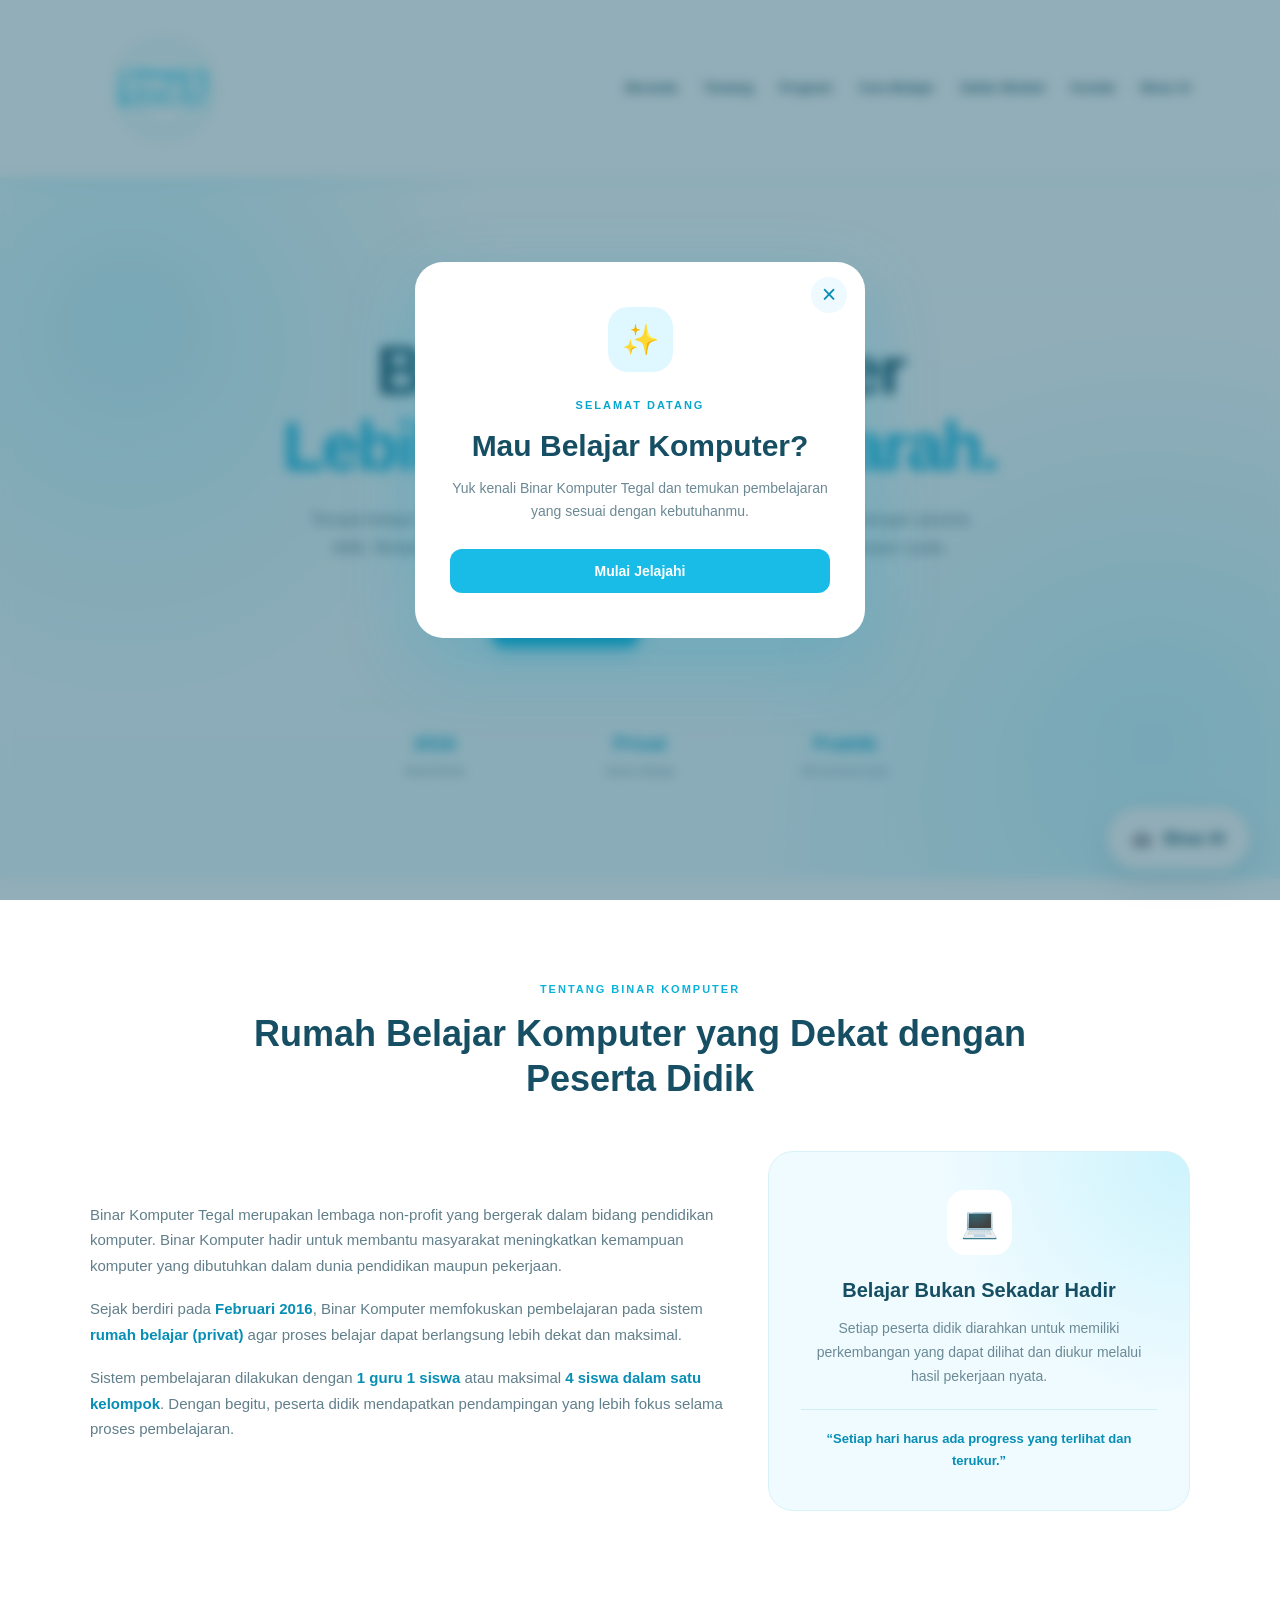
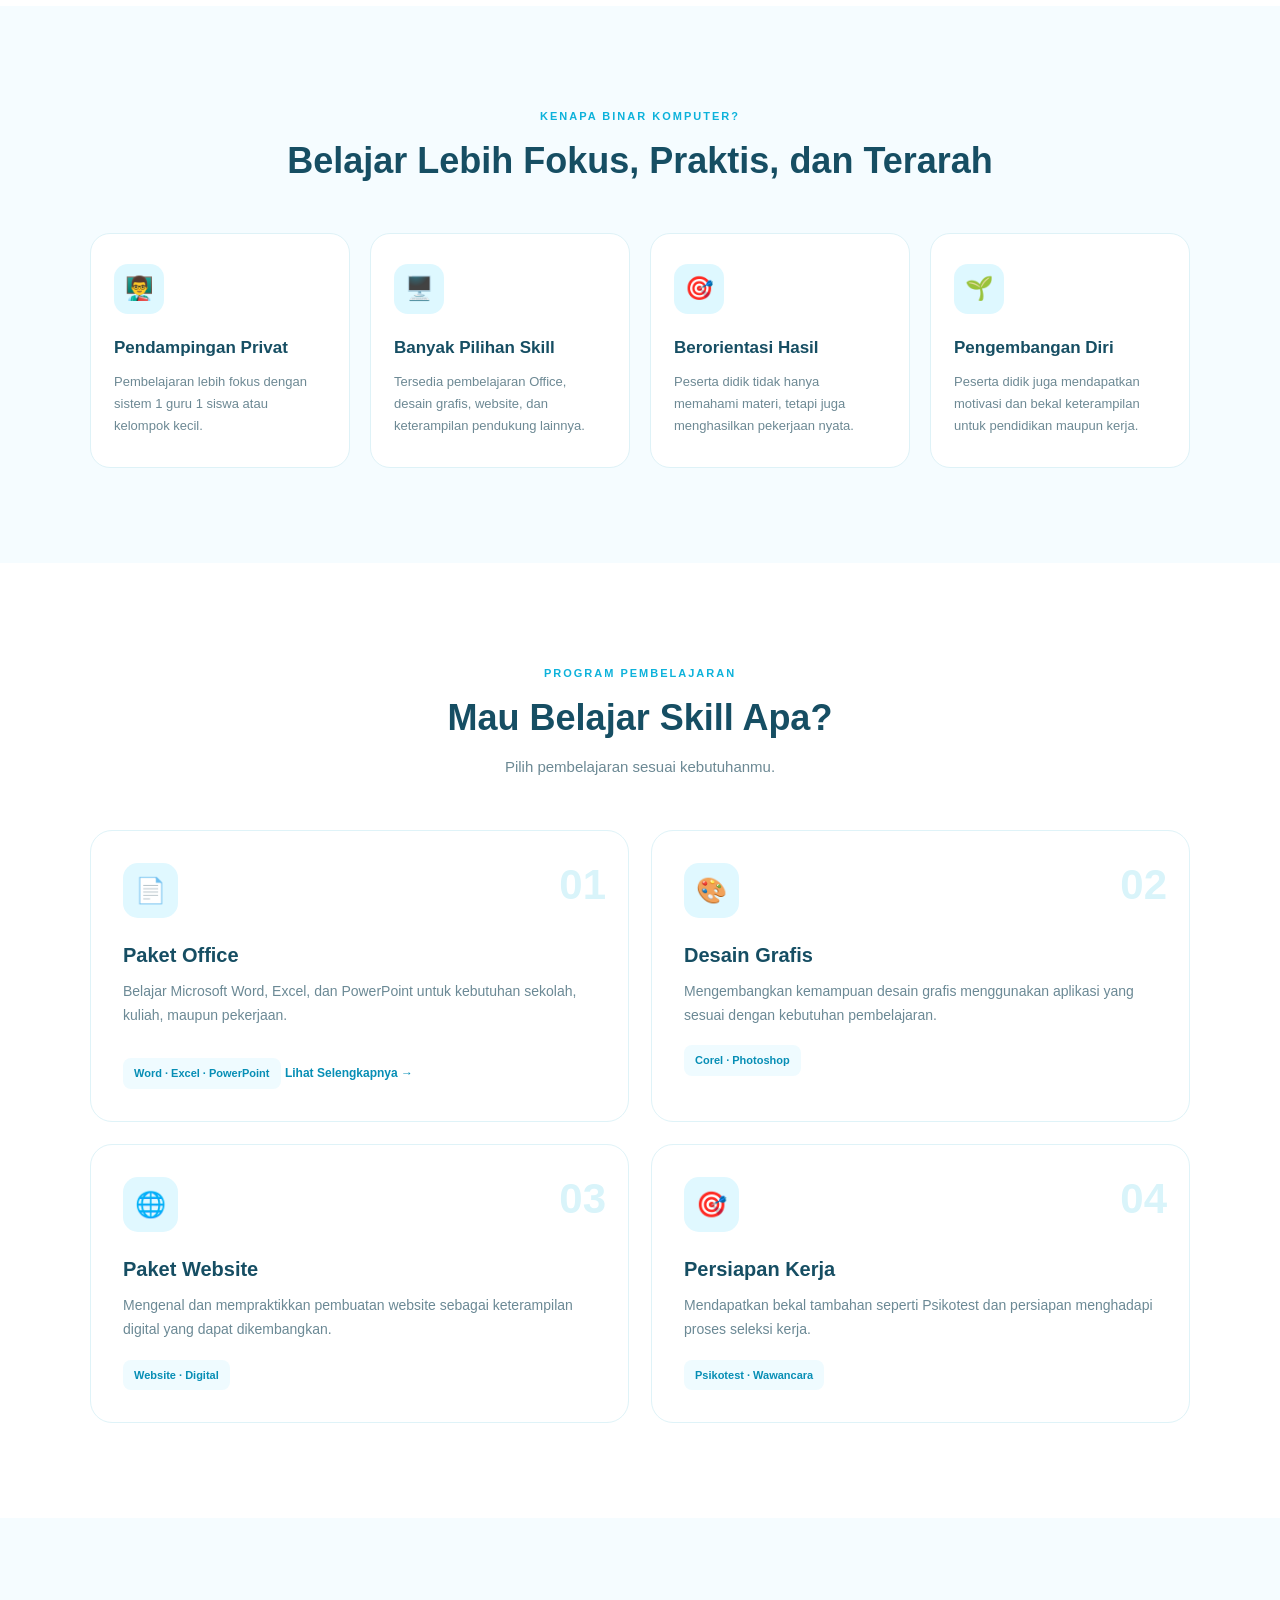
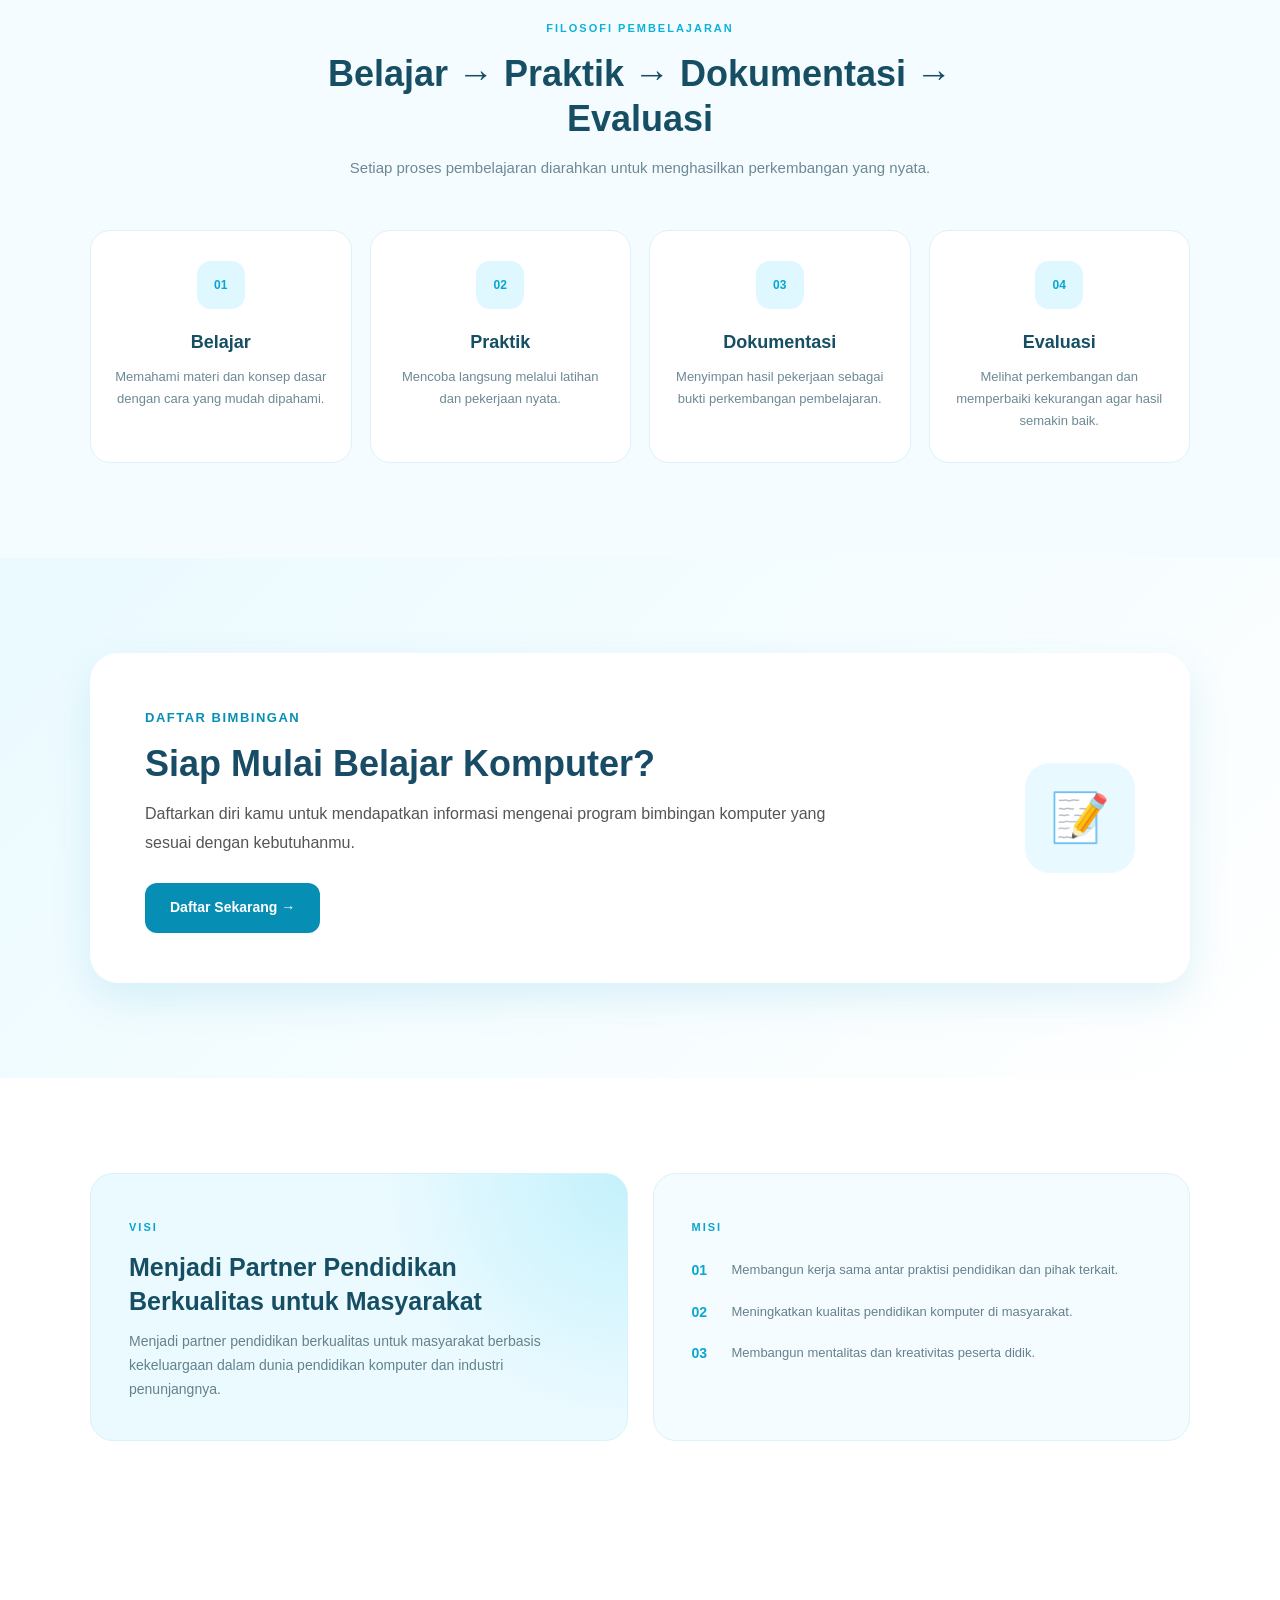
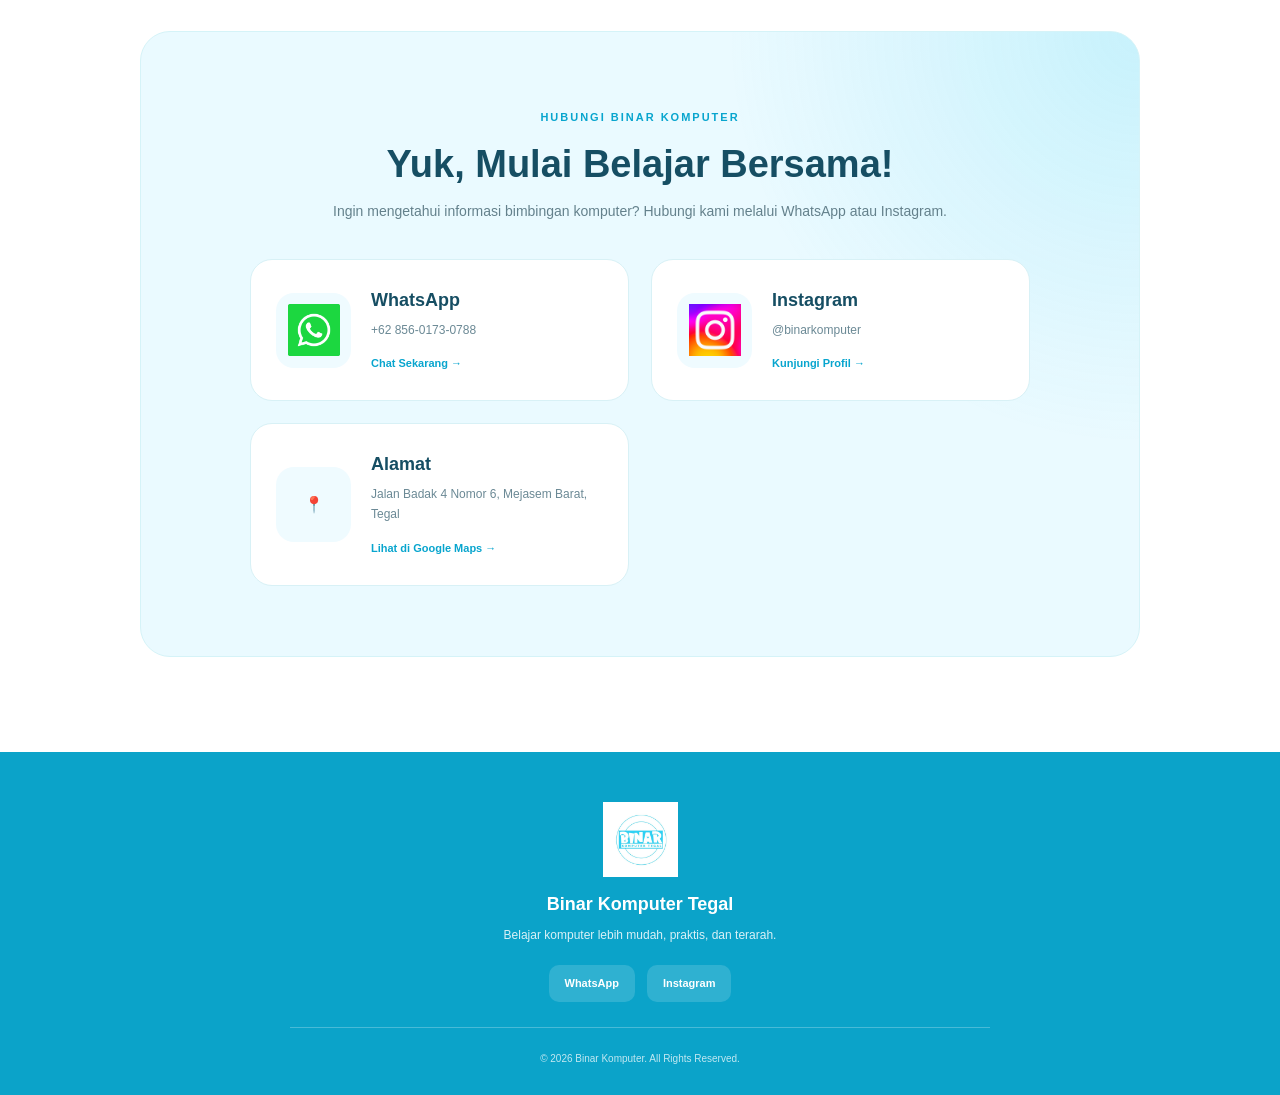
<file: 01-WEBSITE/index.html>
<!DOCTYPE html>
<html lang="id">

<head>
    <meta charset="UTF-8">
    <meta name="viewport" content="width=device-width, initial-scale=1.0">

    <title>Binar Komputer Tegal | Bimbingan Komputer</title>

    <link rel="stylesheet" href="style.css">
</head>

<body>

    <!-- =========================
         POPUP
    ========================== -->

    <div class="popup-overlay" id="welcomePopup">

        <div class="popup-box">

            <button class="popup-close" onclick="closePopup()">
                ×
            </button>

            <div class="popup-icon">
                ✨
            </div>

            <span class="popup-label">
                SELAMAT DATANG
            </span>

            <h2>
                Mau Belajar Komputer?
            </h2>

            <p>
                Yuk kenali Binar Komputer Tegal dan temukan
                pembelajaran yang sesuai dengan kebutuhanmu.
            </p>

            <button class="popup-button" onclick="closePopup()">
                Mulai Jelajahi
            </button>

        </div>

    </div>


    <!-- =========================
         HEADER
    ========================== -->

    <header>

    <div class="logo-area">
        <img src="images/logo-binar.jpg" alt="Logo Binar Komputer">
    </div>

    <button class="menu-toggle" id="menuToggle" aria-label="Buka menu">
        ☰
    </button>

<nav id="mainNav">
    <a href="#beranda">Beranda</a>
    <a href="#tentang">Tentang</a>
    <a href="#program">Program</a>
    <a href="#proses">Cara Belajar</a>
    <a href="#daftar">Daftar Bimbel</a>
    <a href="#kontak">Kontak</a>
    <a href="ai-assistant/index.html">Binar AI</a>
</nav>

</header>


    <!-- =========================
         HERO
    ========================== -->

    <section class="hero" id="beranda">

        <div class="hero-content">

            <span class="hero-label">
                BINAR KOMPUTER TEGAL
            </span>

            <h1>
                Belajar Komputer
                <span>Lebih Mudah & Terarah.</span>
            </h1>

            <p>
                Tempat belajar komputer dengan sistem privat
                dan pembelajaran yang dekat dengan peserta didik.
                Belajar bukan hanya memahami teori, tetapi juga
                menghasilkan pekerjaan nyata.
            </p>

            <div class="hero-buttons">

                <a href="#program" class="button">
                    Lihat Program
                </a>

                <a href="#tentang" class="button-outline">
                    Kenali Binar
                </a>

            </div>

            <div class="hero-info">

                <div>
                    <strong>2016</strong>
                    <span>Mulai Berdiri</span>
                </div>

                <div>
                    <strong>Privat</strong>
                    <span>Sistem Belajar</span>
                </div>

                <div>
                    <strong>Praktik</strong>
                    <span>Berorientasi Hasil</span>
                </div>

            </div>

        </div>

    </section>


    <!-- =========================
         TENTANG
    ========================== -->

    <section class="about" id="tentang">

        <div class="section-heading">

            <span>TENTANG BINAR KOMPUTER</span>

            <h2>
                Rumah Belajar Komputer
                yang Dekat dengan Peserta Didik
            </h2>

        </div>


        <div class="about-content">

            <div class="about-text">

                <p>
                    Binar Komputer Tegal merupakan lembaga non-profit
                    yang bergerak dalam bidang pendidikan komputer.
                    Binar Komputer hadir untuk membantu masyarakat
                    meningkatkan kemampuan komputer yang dibutuhkan
                    dalam dunia pendidikan maupun pekerjaan.
                </p>

                <p>
                    Sejak berdiri pada <strong>Februari 2016</strong>,
                    Binar Komputer memfokuskan pembelajaran pada sistem
                    <strong>rumah belajar (privat)</strong> agar proses
                    belajar dapat berlangsung lebih dekat dan maksimal.
                </p>

                <p>
                    Sistem pembelajaran dilakukan dengan
                    <strong>1 guru 1 siswa</strong> atau maksimal
                    <strong>4 siswa dalam satu kelompok</strong>.
                    Dengan begitu, peserta didik mendapatkan pendampingan
                    yang lebih fokus selama proses pembelajaran.
                </p>

            </div>


            <div class="about-highlight">

                <div class="highlight-icon">
                    💻
                </div>

                <h3>
                    Belajar Bukan Sekadar Hadir
                </h3>

                <p>
                    Setiap peserta didik diarahkan untuk memiliki
                    perkembangan yang dapat dilihat dan diukur
                    melalui hasil pekerjaan nyata.
                </p>

                <div class="highlight-quote">
                    “Setiap hari harus ada progress
                    yang terlihat dan terukur.”
                </div>

            </div>

        </div>

    </section>


    <!-- =========================
         KENAPA BINAR
    ========================== -->

    <section class="why-section">

        <div class="section-heading">

            <span>KENAPA BINAR KOMPUTER?</span>

            <h2>
                Belajar Lebih Fokus,
                Praktis, dan Terarah
            </h2>

        </div>


        <div class="why-container">

            <div class="why-card">

                <div class="why-icon">
                    👨‍🏫
                </div>

                <h3>
                    Pendampingan Privat
                </h3>

                <p>
                    Pembelajaran lebih fokus dengan sistem
                    1 guru 1 siswa atau kelompok kecil.
                </p>

            </div>


            <div class="why-card">

                <div class="why-icon">
                    🖥️
                </div>

                <h3>
                    Banyak Pilihan Skill
                </h3>

                <p>
                    Tersedia pembelajaran Office, desain grafis,
                    website, dan keterampilan pendukung lainnya.
                </p>

            </div>


            <div class="why-card">

                <div class="why-icon">
                    🎯
                </div>

                <h3>
                    Berorientasi Hasil
                </h3>

                <p>
                    Peserta didik tidak hanya memahami materi,
                    tetapi juga menghasilkan pekerjaan nyata.
                </p>

            </div>


            <div class="why-card">

                <div class="why-icon">
                    🌱
                </div>

                <h3>
                    Pengembangan Diri
                </h3>

                <p>
                    Peserta didik juga mendapatkan motivasi
                    dan bekal keterampilan untuk pendidikan maupun kerja.
                </p>

            </div>

        </div>

    </section>


    <!-- =========================
         PROGRAM
    ========================== -->

    <section class="program-section" id="program">

        <div class="section-heading">

            <span>PROGRAM PEMBELAJARAN</span>

            <h2>
                Mau Belajar Skill Apa?
            </h2>

            <p>
                Pilih pembelajaran sesuai kebutuhanmu.
            </p>

        </div>


        <div class="program-container">


            <!-- OFFICE -->

            <div class="program-card">

                <div class="program-number">
                    01
                </div>

                <div class="program-icon">
                    📄
                </div>

                <h3>
                    Paket Office
                </h3>

                <p>
                    Belajar Microsoft Word, Excel, dan
                    PowerPoint untuk kebutuhan sekolah,
                    kuliah, maupun pekerjaan.
                </p>

                <span class="program-tag">
                    Word · Excel · PowerPoint
                </span>

                <a href="kursus.html" class="course-link">
    Lihat Selengkapnya →
</a>

            </div>


            <!-- DESAIN -->

            <div class="program-card">

                <div class="program-number">
                    02
                </div>

                <div class="program-icon">
                    🎨
                </div>

                <h3>
                    Desain Grafis
                </h3>

                <p>
                    Mengembangkan kemampuan desain grafis
                    menggunakan aplikasi yang sesuai dengan
                    kebutuhan pembelajaran.
                </p>

                <span class="program-tag">
                    Corel · Photoshop
                </span>

            </div>


            <!-- WEBSITE -->

            <div class="program-card">

                <div class="program-number">
                    03
                </div>

                <div class="program-icon">
                    🌐
                </div>

                <h3>
                    Paket Website
                </h3>

                <p>
                    Mengenal dan mempraktikkan pembuatan
                    website sebagai keterampilan digital
                    yang dapat dikembangkan.
                </p>

                <span class="program-tag">
                    Website · Digital
                </span>

            </div>


            <!-- SKILL KERJA -->

            <div class="program-card">

                <div class="program-number">
                    04
                </div>

                <div class="program-icon">
                    🎯
                </div>

                <h3>
                    Persiapan Kerja
                </h3>

                <p>
                    Mendapatkan bekal tambahan seperti
                    Psikotest dan persiapan menghadapi
                    proses seleksi kerja.
                </p>

                <span class="program-tag">
                    Psikotest · Wawancara
                </span>

            </div>

        </div>

    </section>


    <!-- =========================
         PROSES BELAJAR
    ========================== -->

    <section class="process-section" id="proses">

        <div class="section-heading">

            <span>FILOSOFI PEMBELAJARAN</span>

            <h2>
                Belajar → Praktik → Dokumentasi → Evaluasi
            </h2>

            <p>
                Setiap proses pembelajaran diarahkan
                untuk menghasilkan perkembangan yang nyata.
            </p>

        </div>


        <div class="process-container">


            <div class="process-card">

                <div class="process-number">
                    01
                </div>

                <h3>
                    Belajar
                </h3>

                <p>
                    Memahami materi dan konsep dasar
                    dengan cara yang mudah dipahami.
                </p>

            </div>


            <div class="process-card">

                <div class="process-number">
                    02
                </div>

                <h3>
                    Praktik
                </h3>

                <p>
                    Mencoba langsung melalui latihan
                    dan pekerjaan nyata.
                </p>

            </div>


            <div class="process-card">

                <div class="process-number">
                    03
                </div>

                <h3>
                    Dokumentasi
                </h3>

                <p>
                    Menyimpan hasil pekerjaan sebagai
                    bukti perkembangan pembelajaran.
                </p>

            </div>


            <div class="process-card">

                <div class="process-number">
                    04
                </div>

                <h3>
                    Evaluasi
                </h3>

                <p>
                    Melihat perkembangan dan memperbaiki
                    kekurangan agar hasil semakin baik.
                </p>

            </div>

        </div>

    </section>
<!-- =========================
     DAFTAR BIMBEL
========================== -->

<section class="register-section" id="daftar">

    <div class="register-container">

        <div class="register-content">

            <span>DAFTAR BIMBINGAN</span>

            <h2>
                Siap Mulai Belajar Komputer?
            </h2>

            <p>
                Daftarkan diri kamu untuk mendapatkan informasi
                mengenai program bimbingan komputer yang sesuai
                dengan kebutuhanmu.
            </p>

            <a
                href="https://forms.gle/KtPxdD34iKWHdG6D9"
                target="_blank"
                rel="noopener noreferrer"
                class="register-button">
                Daftar Sekarang →
            </a>

        </div>

        <div class="register-icon">
            📝
        </div>

    </div>

</section>

    <!-- =========================
         VISI & MISI
    ========================== -->

    <section class="vision-section">

        <div class="vision-container">

            <div class="vision-box">

                <span>VISI</span>

                <h2>
                    Menjadi Partner Pendidikan Berkualitas
                    untuk Masyarakat
                </h2>

                <p>
                    Menjadi partner pendidikan berkualitas
                    untuk masyarakat berbasis kekeluargaan
                    dalam dunia pendidikan komputer dan
                    industri penunjangnya.
                </p>

            </div>


            <div class="mission-box">

                <span>MISI</span>

                <div class="mission-list">

                    <div>
                        <strong>01</strong>
                        <p>
                            Membangun kerja sama antar praktisi
                            pendidikan dan pihak terkait.
                        </p>
                    </div>

                    <div>
                        <strong>02</strong>
                        <p>
                            Meningkatkan kualitas pendidikan
                            komputer di masyarakat.
                        </p>
                    </div>

                    <div>
                        <strong>03</strong>
                        <p>
                            Membangun mentalitas dan kreativitas
                            peserta didik.
                        </p>
                    </div>

                </div>

            </div>

        </div>

    </section>


    <!-- =========================
         CTA / KONTAK
    ========================== -->

<!-- KONTAK -->
<section class="contact" id="kontak">
    <div class="contact-box">

        <span>HUBUNGI BINAR KOMPUTER</span>

        <h2>Yuk, Mulai Belajar Bersama!</h2>

        <p>
            Ingin mengetahui informasi bimbingan komputer?
            Hubungi kami melalui WhatsApp atau Instagram.
        </p>

        <div class="contact-container">

            <!-- WHATSAPP -->
            <a href="https://wa.me/6285601730788?text=Halo%20Binar%20Komputer,%20saya%20ingin%20mendapatkan%20informasi%20mengenai%20bimbingan%20komputer."
               target="_blank"
               rel="noopener noreferrer"
               class="contact-card">

                <div class="contact-image">
                    <img src="images/logo-wa.jpe" alt="Logo WhatsApp">
                </div>

                <div class="contact-info">
                    <h3>WhatsApp</h3>
                    <p>+62 856-0173-0788</p>
                    <span>Chat Sekarang →</span>
                </div>

            </a>

            <!-- INSTAGRAM -->
            <a href="https://www.instagram.com/binarkomputer/"
               target="_blank"
               rel="noopener noreferrer"
               class="contact-card">

                <div class="contact-image">
                    <img src="images/logo-ig.jpe" alt="Logo Instagram">
                </div>

                <div class="contact-info">
                    <h3>Instagram</h3>
                    <p>@binarkomputer</p>
                    <span>Kunjungi Profil →</span>
                </div>

            </a>

          <!-- ALAMAT -->

<a
    href="https://maps.app.goo.gl/aQ2L4Mk17WhdV7D56"
    target="_blank"
    rel="noopener noreferrer"
    class="contact-card">

    <div class="contact-image">
        📍
    </div>

    <div class="contact-info">

        <h3>
            Alamat
        </h3>

        <p>
            Jalan Badak 4 Nomor 6, Mejasem Barat, Tegal
        </p>

        <span>
            Lihat di Google Maps →
        </span>
    </div>

</a>

  </div>
</div>
</section>


    <!-- =========================
         FOOTER
    ========================== -->

    <footer>

    <div class="footer-content">

        <div class="footer-logo">
            <img src="images/logo-binar.jpg" alt="Binar Komputer">
        </div>

        <h3>Binar Komputer Tegal</h3>

        <p>
            Belajar komputer lebih mudah, praktis, dan terarah.
        </p>

        <div class="footer-links">

            <a href="https://wa.me/6285601730788"
               target="_blank"
               rel="noopener noreferrer">
                WhatsApp
            </a>

            <a href="https://www.instagram.com/binarkomputer/"
               target="_blank"
               rel="noopener noreferrer">
                Instagram
            </a>

        </div>

        <div class="footer-line"></div>

        <small>
            © 2026 Binar Komputer. All Rights Reserved.
        </small>

    </div>

</footer>

<!-- =========================
     JAVASCRIPT
========================== -->

<script>

    /* =========================
       POPUP
    ========================== */

    function closePopup() {
        document.getElementById("welcomePopup").classList.add("hide");
    }

    window.addEventListener("click", function(event) {

        const popup = document.getElementById("welcomePopup");

        if (event.target === popup) {
            closePopup();
        }

    });


    /* =========================
       HAMBURGER MENU
    ========================== */

    const menuToggle = document.getElementById("menuToggle");
    const mainNav = document.getElementById("mainNav");

    menuToggle.addEventListener("click", function() {

        mainNav.classList.toggle("active");

    });


    /* =========================
       TUTUP MENU SETELAH DIKLIK
    ========================== */

    document.querySelectorAll("#mainNav a").forEach(function(link) {

        link.addEventListener("click", function() {

            mainNav.classList.remove("active");

        });

    });

</script>

<!-- =========================
     BINAR AI
========================== -->
<a href="ai-assistant/index.html" class="ai-floating-button">
    🤖
    <span>Binar AI</span>
</a>

</body>
</html>
</file>
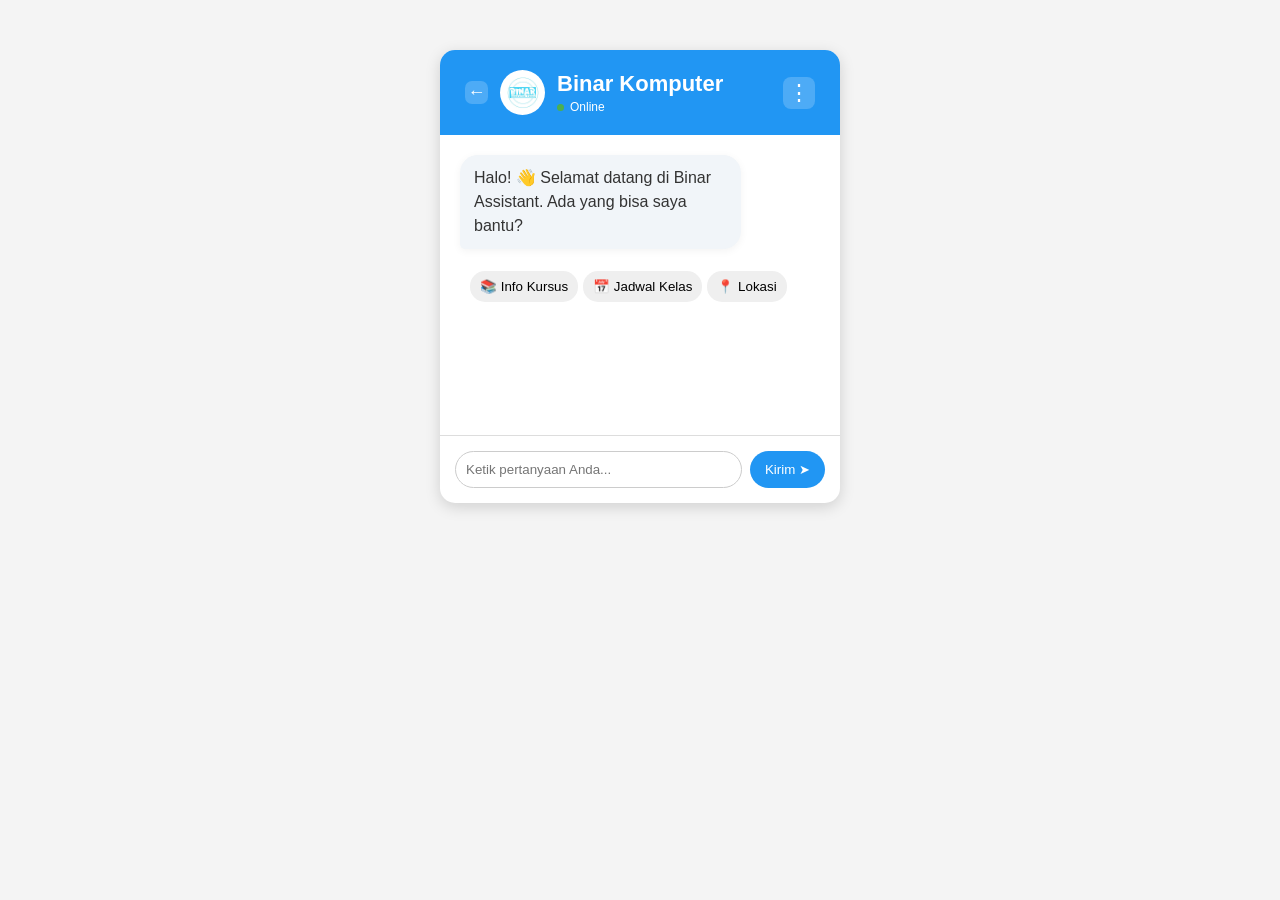
<file: 02-AI-ASSISTANT/index.html>
<!DOCTYPE html>
<html lang="id">

<head>
    <meta charset="UTF-8">
    <meta name="viewport" content="width=device-width, initial-scale=1.0">

    <title>Binar AI Assistant</title>

    <link rel="stylesheet" href="style.css">
</head>

<body>

    <div class="chat-container">
<!-- =========================
     HEADER
     ========================= -->

<div class="chat-header">

    <div class="header-left">
        <a
    href="../"
    id="backHomeButton"
    class="back-home-button"
    title="Kembali ke Website">
    ←
</a>

        <div class="profile-icon">

            <img
                src="assets/logo-binar.jpeg"
                alt="Logo Binar Komputer">

        </div>

        <div class="header-title">

            <h2>Binar Komputer</h2>

            <div class="online-status">

                <span class="online-dot"></span>

                Online

            </div>

        </div>

    </div>


    <div class="header-right">

        <div class="menu-wrapper">

            <button
                id="menuButton"
                class="header-button menu-button"
                title="Menu">
                ⋮
            </button>


            <div
                id="menuDropdown"
                class="menu-dropdown">

                <button
                    id="clearChatButton"
                    class="menu-item">
                    🗑️ Bersihkan Chat
                </button>

                <button
                    id="darkModeButton"
                    class="menu-item">
                    🌙 Mode Gelap
                </button>

                <button
                    id="chatHistoryButton"
                    class="menu-item">
                    💬 Riwayat Chat
                </button>

                <button
                    id="deleteHistoryButton"
                    class="menu-item">
                    🗑️ Hapus Riwayat Chat
                </button>

            </div>

        </div>

    </div>

</div>
      <!-- ========================= 
     AREA PERCAKAPAN 
     ========================= --> 
<div class="chat-box"> 

    <!-- Pesan pertama dari AI --> 
    <div class="message ai-message"> 

        Halo! 👋 Selamat datang di Binar Assistant. 
        Ada yang bisa saya bantu? 

    </div> 

    <!-- Quick Reply --> 
    <div class="quick-replies"> 

        <button>📚 Info Kursus</button> 

        <button>📅 Jadwal Kelas</button> 

        <button>📍 Lokasi</button> 

    </div>

</div>

<button 
    id="scrollBottomButton" 
    class="scroll-bottom-button" 
    title="Scroll ke pesan terbaru"> 
    ↓ 
</button>    

        <!-- =========================
             INPUT PESAN
             ========================= -->
        <div class="chat-input">

            <input
                type="text"
                placeholder="Ketik pertanyaan Anda...">

            <button>
                Kirim ➤
            </button>

        </div>

    </div>
<!-- =========================
     RIWAYAT CHAT
     ========================= -->

<div id="historyModal" class="history-modal">

    <div class="history-panel">

        <div class="history-header">

            <h3>💬 Riwayat Chat</h3>

            <button id="closeHistoryButton">
                ×
            </button>

        </div>

        <div id="historyList" class="history-list">

            <p class="empty-history">
                Belum ada riwayat chat.
            </p>

        </div>

    </div>

</div>

    <!-- JavaScript -->
    <script src="knowledge.js"></script>
    <script src="script.js"></script>

</body>

</html>
</file>
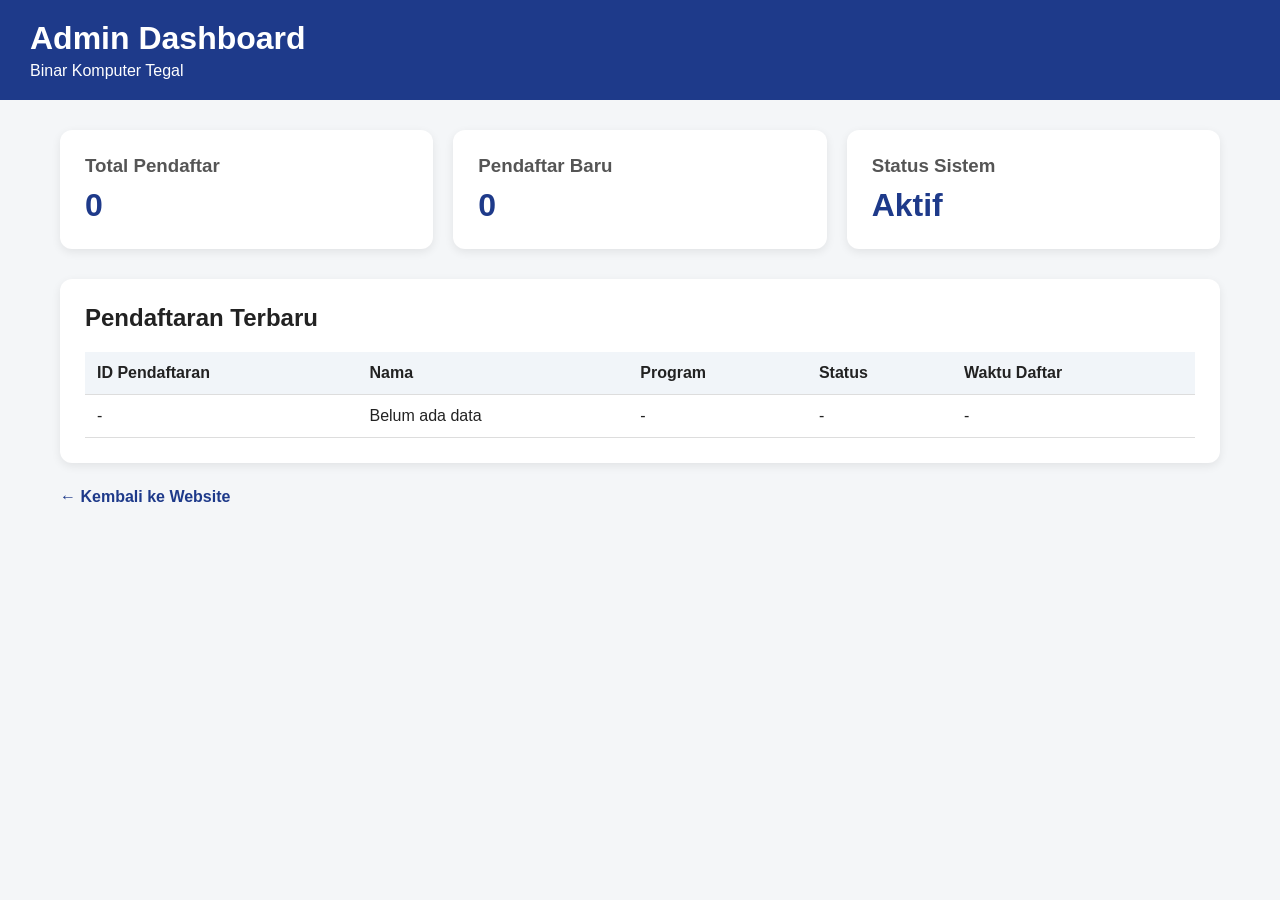
<file: 01-WEBSITE/admin.html>
<!DOCTYPE html>
<html lang="id">
<head>
    <meta charset="UTF-8">
    <meta name="viewport" content="width=device-width, initial-scale=1.0">
    <title>Admin Dashboard - Binar Komputer</title>

    <style>
        * {
            box-sizing: border-box;
            margin: 0;
            padding: 0;
        }

        body {
            font-family: Arial, sans-serif;
            background: #f4f6f8;
            color: #222;
        }

        .header {
            background: #1e3a8a;
            color: white;
            padding: 20px 30px;
        }

        .header h1 {
            margin-bottom: 5px;
        }

        .container {
            max-width: 1200px;
            margin: 30px auto;
            padding: 0 20px;
        }

        .cards {
            display: grid;
            grid-template-columns: repeat(3, 1fr);
            gap: 20px;
            margin-bottom: 30px;
        }

        .card {
            background: white;
            padding: 25px;
            border-radius: 12px;
            box-shadow: 0 3px 10px rgba(0,0,0,0.08);
        }

        .card h3 {
            color: #555;
            margin-bottom: 10px;
        }

        .number {
            font-size: 32px;
            font-weight: bold;
            color: #1e3a8a;
        }

        .table-box {
            background: white;
            padding: 25px;
            border-radius: 12px;
            box-shadow: 0 3px 10px rgba(0,0,0,0.08);
            overflow-x: auto;
        }

        table {
            width: 100%;
            border-collapse: collapse;
            margin-top: 20px;
        }

        th,
        td {
            padding: 12px;
            border-bottom: 1px solid #ddd;
            text-align: left;
        }

        th {
            background: #f1f5f9;
        }

        .status {
            background: #dbeafe;
            color: #1e40af;
            padding: 5px 10px;
            border-radius: 20px;
            font-size: 13px;
        }

        .back {
            display: inline-block;
            margin-top: 25px;
            text-decoration: none;
            color: #1e3a8a;
            font-weight: bold;
        }

        @media (max-width: 700px) {
            .cards {
                grid-template-columns: 1fr;
            }
        }
    </style>
</head>

<body>

    <div class="header">
        <h1>Admin Dashboard</h1>
        <p>Binar Komputer Tegal</p>
    </div>

    <div class="container">

        <div class="cards">

            <div class="card">
                <h3>Total Pendaftar</h3>
                <div class="number">0</div>
            </div>

            <div class="card">
                <h3>Pendaftar Baru</h3>
                <div class="number">0</div>
            </div>

            <div class="card">
                <h3>Status Sistem</h3>
                <div class="number">Aktif</div>
            </div>

        </div>

        <div class="table-box">

            <h2>Pendaftaran Terbaru</h2>

            <table>
                <thead>
                    <tr>
                        <th>ID Pendaftaran</th>
                        <th>Nama</th>
                        <th>Program</th>
                        <th>Status</th>
                        <th>Waktu Daftar</th>
                    </tr>
                </thead>

                <tbody>
                    <tr>
                        <td>-</td>
                        <td>Belum ada data</td>
                        <td>-</td>
                        <td>-</td>
                        <td>-</td>
                    </tr>
                </tbody>
            </table>

        </div>

        <a href="index.html" class="back">← Kembali ke Website</a>

    </div>

    <script>

const API_URL = "https://script.google.com/macros/s/AKfycbwDfMU41_fdPtq5I9rpmIwTft3Bd3MqAwxY-11gaQSwYA2nVYn41OTLBPIQGA66KhnM/exec";

fetch(API_URL)
    .then(response => response.json())
    .then(data => {

        // Total pendaftar
        document.querySelectorAll(".number")[0].textContent = data.length;

        // Pendaftar baru
        const pendaftarBaru = data.filter(
            item => item["STATUS PENDAFTARAN"] === "Baru"
        ).length;

        document.querySelectorAll(".number")[1].textContent = pendaftarBaru;

        // Tabel
        const tbody = document.querySelector("tbody");

        tbody.innerHTML = "";

        data.slice().reverse().forEach(item => {

            const row = document.createElement("tr");

            row.innerHTML = `
                <td>${item["ID PENDAFTARAN"] || "-"}</td>
                <td>${item["NAMA LENGKAP"] || "-"}</td>
                <td>${item["PROGRAM YANG DIMINATI"] || "-"}</td>
                <td>
                    <span class="status">
                        ${item["STATUS PENDAFTARAN"] || "-"}
                    </span>
                </td>
                <td>${item["WAKTU DAFTAR"] || "-"}</td>
            `;

            tbody.appendChild(row);

        });

    })
    .catch(error => {
        console.error("Gagal mengambil data:", error);
    });

</script>


</body>
</html>
</file>
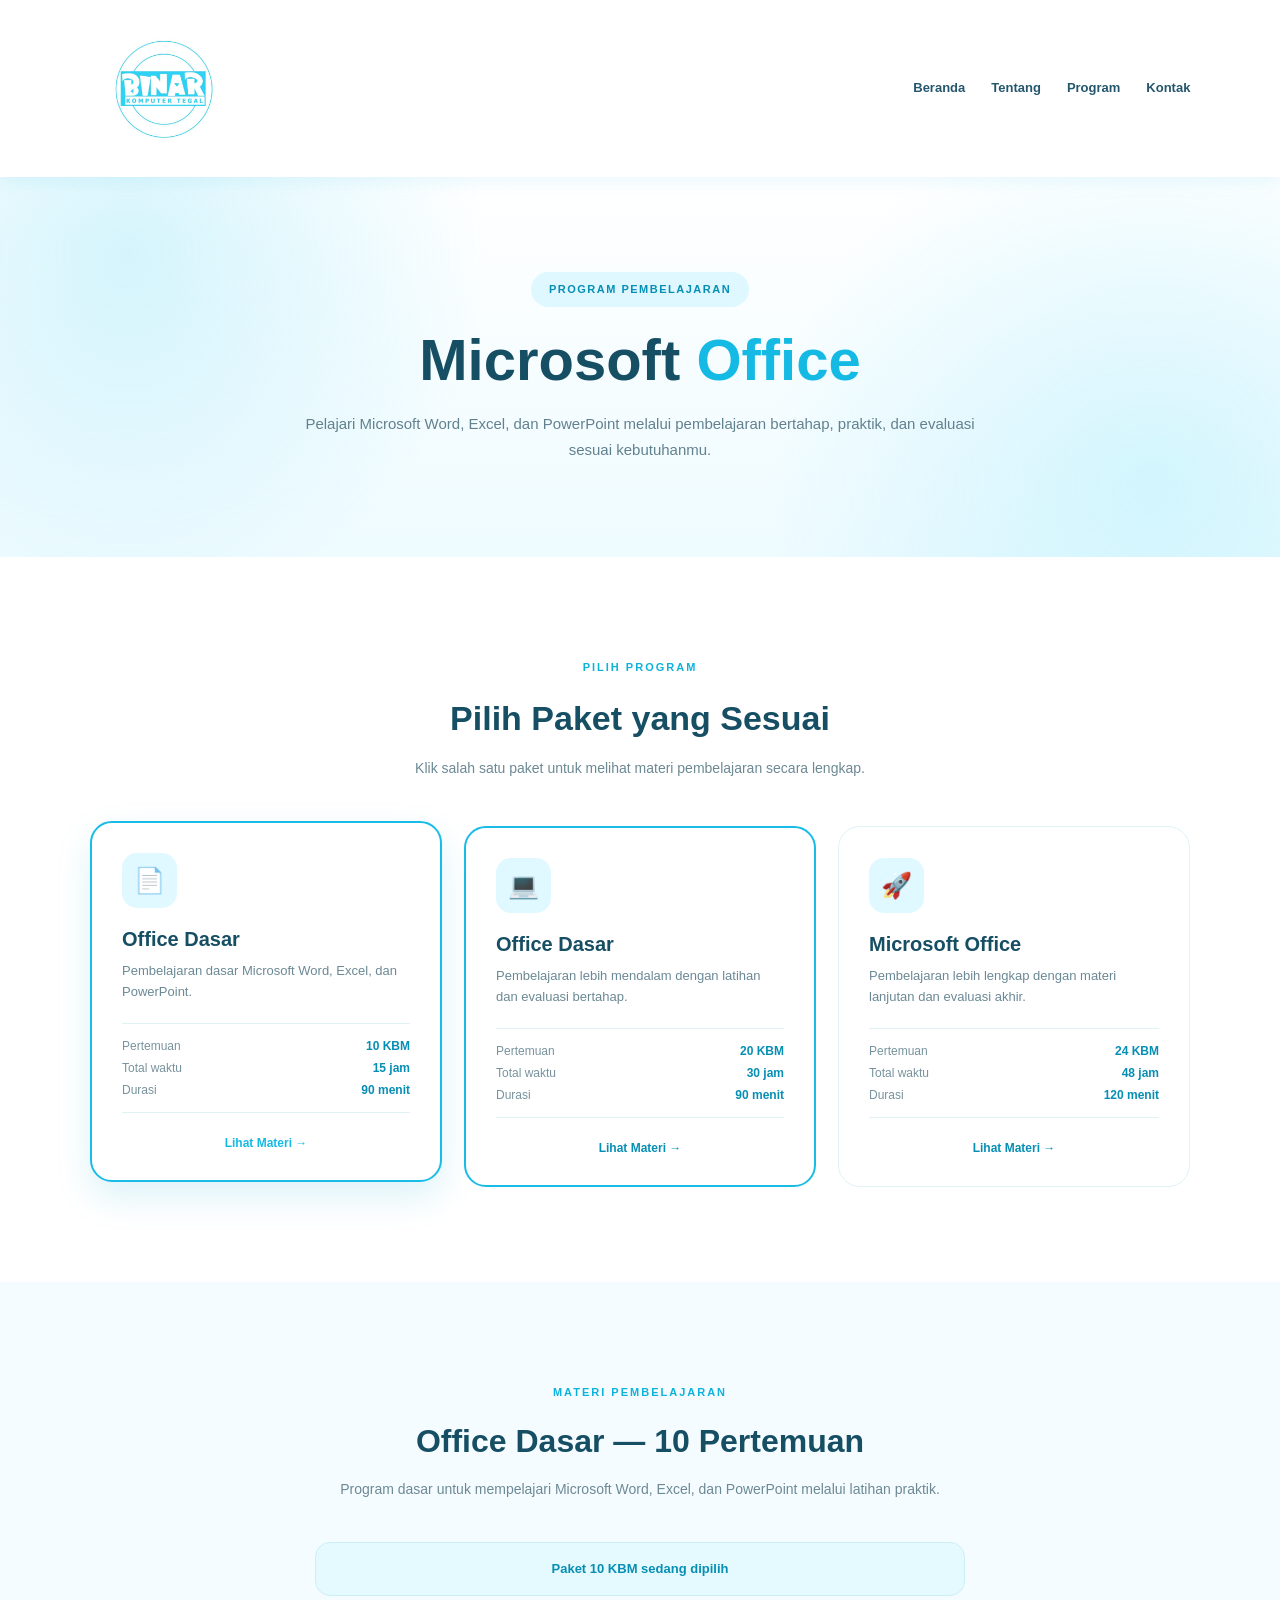
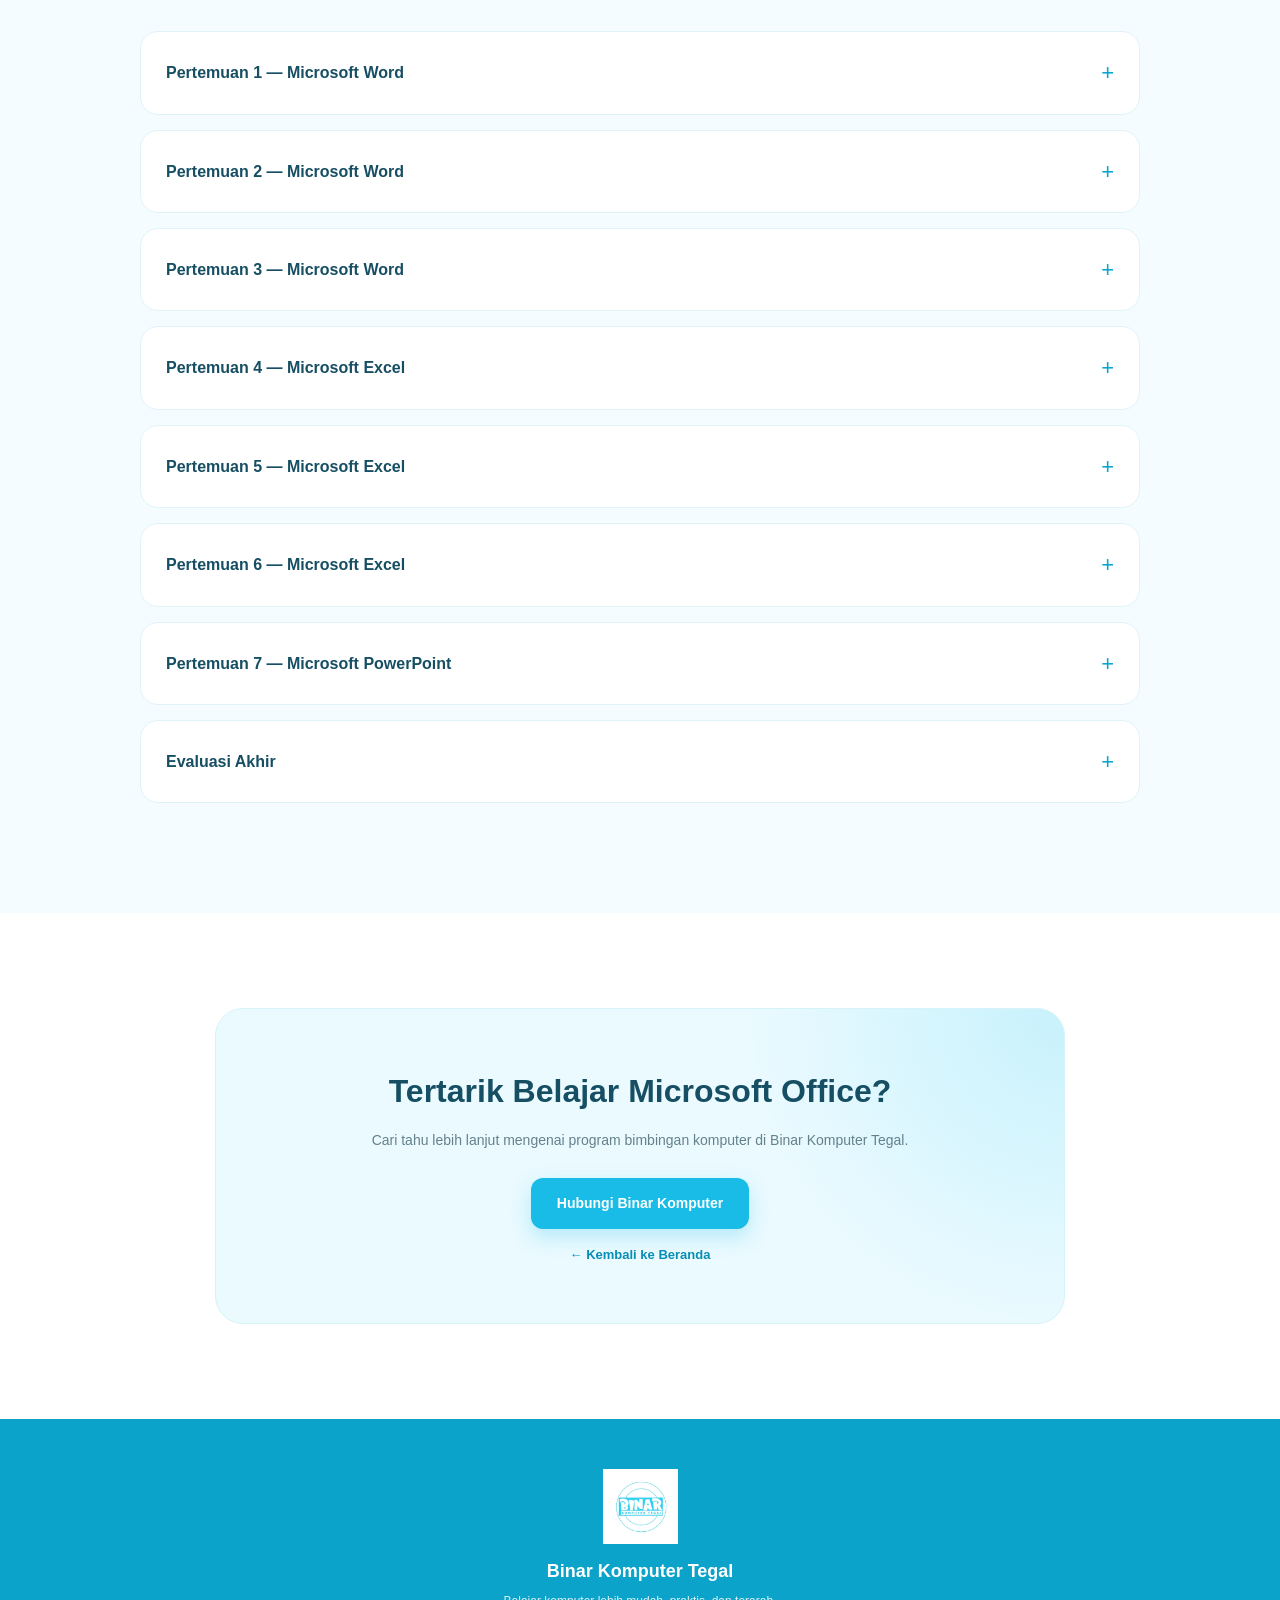
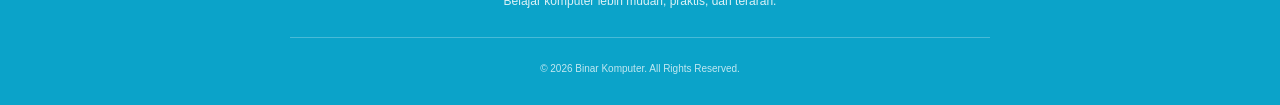
<file: 01-WEBSITE/kursus.html>
<!DOCTYPE html>
<html lang="id">

<head>
    <meta charset="UTF-8">
    <meta name="viewport" content="width=device-width, initial-scale=1.0">

    <title>Program Microsoft Office | Binar Komputer</title>

    <link rel="stylesheet" href="style.css">

    <style>

        /* =========================
           HALAMAN KURSUS
        ========================== */

        .course-page {
            background: #f5fcff;
            min-height: 100vh;
        }

        .course-hero {
            padding: 90px 20px 70px;
            text-align: center;

            background:
                radial-gradient(
                    circle at 10% 20%,
                    rgba(34, 201, 239, 0.18),
                    transparent 30%
                ),
                radial-gradient(
                    circle at 90% 80%,
                    rgba(83, 218, 246, 0.20),
                    transparent 32%
                ),
                linear-gradient(
                    180deg,
                    #ffffff 0%,
                    #eefbff 100%
                );
        }

        .course-label {
            display: inline-block;
            color: #078eb5;
            background: #dff8ff;
            padding: 8px 18px;
            border-radius: 50px;
            font-size: 11px;
            font-weight: 800;
            letter-spacing: 1.5px;
            margin-bottom: 20px;
        }

        .course-hero h1 {
            color: #164e63;
            font-size: clamp(36px, 6vw, 58px);
            line-height: 1.15;
            margin-bottom: 18px;
        }

        .course-hero h1 span {
            color: #14b9e4;
        }

        .course-hero p {
            max-width: 700px;
            margin: auto;
            color: #62818e;
            font-size: 15px;
            line-height: 1.7;
        }


        /* =========================
           PILIHAN PAKET
        ========================== */

        .course-packages {
            padding: 75px 7%;
            background: #ffffff;
        }

        .course-heading {
            max-width: 750px;
            margin: 0 auto 45px;
            text-align: center;
        }

        .course-heading span {
            color: #0db2db;
            font-size: 11px;
            font-weight: 800;
            letter-spacing: 2px;
        }

        .course-heading h2 {
            color: #164e63;
            font-size: 34px;
            margin: 10px 0;
        }

        .course-heading p {
            color: #6c8994;
            font-size: 14px;
        }

        .package-container {
            max-width: 1100px;
            margin: auto;

            display: grid;
            grid-template-columns: repeat(3, 1fr);
            gap: 22px;
        }

        .package-card {
            width: 100%;
            padding: 30px;

            background: #ffffff;

            border: 1px solid #dff3f8;
            border-radius: 22px;

            transition: 0.3s ease;

            cursor: pointer;

            text-align: left;
        }

        .package-card:hover {
            transform: translateY(-6px);

            box-shadow:
                0 15px 35px rgba(26, 172, 210, 0.12);
        }

        .package-card.active {
            border: 2px solid #18bce7;

            box-shadow:
                0 15px 35px rgba(26, 172, 210, 0.15);

            transform: translateY(-5px);
        }

        .package-card.featured {
            border: 2px solid #18bce7;
        }

        .package-card.active.featured {
            border: 2px solid #078eb5;
        }

        .package-icon {
            width: 55px;
            height: 55px;

            display: flex;
            align-items: center;
            justify-content: center;

            background: #e0f8ff;
            border-radius: 15px;

            font-size: 25px;

            margin-bottom: 20px;
        }

        .package-card h3 {
            color: #164e63;
            font-size: 20px;
            margin-bottom: 10px;
        }

        .package-card p {
            color: #6b8995;
            font-size: 13px;
            line-height: 1.6;
            margin-bottom: 20px;
        }

        .package-info {
            display: flex;
            flex-direction: column;
            gap: 8px;

            padding: 15px 0;

            border-top: 1px solid #e1f2f6;
            border-bottom: 1px solid #e1f2f6;

            margin-bottom: 18px;
        }

        .package-info div {
            display: flex;
            justify-content: space-between;
            gap: 10px;

            font-size: 12px;
        }

        .package-info span {
            color: #78939d;
        }

        .package-info strong {
            color: #078eb5;
            text-align: right;
        }

        .package-select {
            display: block;

            color: #078eb5;

            font-size: 12px;
            font-weight: 800;

            text-align: center;

            padding-top: 5px;
        }

        .package-card.active .package-select {
            color: #14b9e4;
        }


        /* =========================
           DETAIL MATERI
        ========================== */

        .course-detail {
            padding: 80px 7%;
            background: #f5fcff;
        }

        .detail-container {
            max-width: 1000px;
            margin: auto;
        }

        .detail-title {
            text-align: center;
            margin-bottom: 40px;
        }

        .detail-title span {
            color: #0db2db;
            font-size: 11px;
            font-weight: 800;
            letter-spacing: 2px;
        }

        .detail-title h2 {
            color: #164e63;
            font-size: 32px;
            margin: 10px 0;
        }

        .detail-title p {
            color: #6c8994;
            font-size: 14px;
            line-height: 1.7;
        }

        .selected-info {
            max-width: 650px;
            margin: 0 auto 35px;

            padding: 15px 20px;

            background: #e5faff;
            border: 1px solid #cceff6;
            border-radius: 15px;

            text-align: center;

            color: #078eb5;
            font-size: 13px;
            font-weight: 700;
        }

        .accordion {
            background: #ffffff;

            border: 1px solid #dff3f8;
            border-radius: 18px;

            margin-bottom: 15px;

            overflow: hidden;
        }

        .accordion summary {
            cursor: pointer;

            padding: 22px 25px;

            color: #164e63;

            font-size: 16px;
            font-weight: 700;

            list-style: none;

            display: flex;
            align-items: center;
            justify-content: space-between;

            gap: 15px;
        }

        .accordion summary::-webkit-details-marker {
            display: none;
        }

        .accordion summary::after {
            content: "+";

            color: #08a5ce;
            font-size: 22px;
            font-weight: 400;
        }

        .accordion[open] summary::after {
            content: "−";
        }

        .accordion-content {
            padding: 0 25px 25px;

            color: #6b8995;

            font-size: 13px;
            line-height: 1.7;
        }

        .material-group {
            margin-top: 18px;
        }

        .material-group:first-child {
            margin-top: 0;
        }

        .material-group h4 {
            color: #078eb5;
            font-size: 14px;
            margin-bottom: 8px;
        }

        .material-group ul {
            margin: 0;
            padding-left: 20px;
        }

        .material-group li {
            margin-bottom: 5px;
        }

        .time-box {
            display: inline-block;

            margin-top: 5px;

            padding: 6px 12px;

            background: #effbff;

            border-radius: 8px;

            color: #078eb5;

            font-size: 12px;
            font-weight: 700;
        }


        /* =========================
           CTA
        ========================== */

        .course-cta {
            padding: 75px 20px;
            text-align: center;
            background: #ffffff;
        }

        .course-cta-box {
            max-width: 850px;
            margin: auto;

            padding: 55px 30px;

            background:
                radial-gradient(
                    circle at top right,
                    rgba(43, 203, 239, 0.18),
                    transparent 35%
                ),
                #eafaff;

            border: 1px solid #d5f3f8;
            border-radius: 28px;
        }

        .course-cta-box h2 {
            color: #164e63;
            font-size: 32px;
            margin-bottom: 10px;
        }

        .course-cta-box p {
            max-width: 600px;
            margin: 0 auto 25px;

            color: #64818c;
            font-size: 14px;
            line-height: 1.7;
        }

        .course-back {
            display: inline-block;

            margin-top: 15px;

            color: #078eb5;

            font-size: 13px;
            font-weight: 700;

            text-decoration: none;
        }


        /* =========================
           RESPONSIVE
        ========================== */

        @media (max-width: 900px) {

            .package-container {
                grid-template-columns: 1fr;
                max-width: 600px;
            }

        }

        @media (max-width: 768px) {

            .course-hero {
                padding: 70px 20px 55px;
            }

            .course-hero h1 {
                font-size: 38px;
            }

            .course-packages,
            .course-detail {
                padding: 65px 20px;
            }

            .course-heading h2,
            .detail-title h2 {
                font-size: 28px;
            }

            .package-card {
                padding: 27px;
            }

            .accordion summary {
                padding: 18px 20px;
                font-size: 14px;
            }

            .accordion-content {
                padding: 0 20px 20px;
            }

            .course-cta-box {
                padding: 45px 22px;
            }

            .course-cta-box h2 {
                font-size: 27px;
            }

        }

    </style>

</head>


<body>

<div class="course-page">


    <!-- =========================
         HEADER
    ========================== -->

    <header>

        <div class="logo-area">

            <a href="index.html">

                <img
                    src="images/logo-binar.jpg"
                    alt="Logo Binar Komputer">

            </a>

        </div>

        <nav>

            <a href="index.html">Beranda</a>

            <a href="index.html#tentang">Tentang</a>

            <a href="index.html#program">Program</a>

            <a href="index.html#kontak">Kontak</a>

        </nav>

    </header>



    <!-- =========================
         HERO
    ========================== -->

    <section class="course-hero">

        <span class="course-label">
            PROGRAM PEMBELAJARAN
        </span>

        <h1>
            Microsoft <span>Office</span>
        </h1>

        <p>
            Pelajari Microsoft Word, Excel, dan PowerPoint
            melalui pembelajaran bertahap, praktik, dan evaluasi
            sesuai kebutuhanmu.
        </p>

    </section>



    <!-- =========================
         PILIHAN PAKET
    ========================== -->

    <section class="course-packages">

        <div class="course-heading">

            <span>PILIH PROGRAM</span>

            <h2>
                Pilih Paket yang Sesuai
            </h2>

            <p>
                Klik salah satu paket untuk melihat materi
                pembelajaran secara lengkap.
            </p>

        </div>


        <div class="package-container">


            <!-- PAKET 10 -->

            <button
                type="button"
                class="package-card active"
                data-package="10"
                onclick="showPackage('10')">

                <div class="package-icon">
                    📄
                </div>

                <h3>
                    Office Dasar
                </h3>

                <p>
                    Pembelajaran dasar Microsoft Word,
                    Excel, dan PowerPoint.
                </p>

                <div class="package-info">

                    <div>
                        <span>Pertemuan</span>
                        <strong>10 KBM</strong>
                    </div>

                    <div>
                        <span>Total waktu</span>
                        <strong>15 jam</strong>
                    </div>

                    <div>
                        <span>Durasi</span>
                        <strong>90 menit</strong>
                    </div>

                </div>

                <span class="package-select">
                    Lihat Materi →
                </span>

            </button>



            <!-- PAKET 20 -->

            <button
                type="button"
                class="package-card featured"
                data-package="20"
                onclick="showPackage('20')">

                <div class="package-icon">
                    💻
                </div>

                <h3>
                    Office Dasar
                </h3>

                <p>
                    Pembelajaran lebih mendalam dengan
                    latihan dan evaluasi bertahap.
                </p>

                <div class="package-info">

                    <div>
                        <span>Pertemuan</span>
                        <strong>20 KBM</strong>
                    </div>

                    <div>
                        <span>Total waktu</span>
                        <strong>30 jam</strong>
                    </div>

                    <div>
                        <span>Durasi</span>
                        <strong>90 menit</strong>
                    </div>

                </div>

                <span class="package-select">
                    Lihat Materi →
                </span>

            </button>



            <!-- PAKET 24 -->

            <button
                type="button"
                class="package-card"
                data-package="24"
                onclick="showPackage('24')">

                <div class="package-icon">
                    🚀
                </div>

                <h3>
                    Microsoft Office
                </h3>

                <p>
                    Pembelajaran lebih lengkap dengan
                    materi lanjutan dan evaluasi akhir.
                </p>

                <div class="package-info">

                    <div>
                        <span>Pertemuan</span>
                        <strong>24 KBM</strong>
                    </div>

                    <div>
                        <span>Total waktu</span>
                        <strong>48 jam</strong>
                    </div>

                    <div>
                        <span>Durasi</span>
                        <strong>120 menit</strong>
                    </div>

                </div>

                <span class="package-select">
                    Lihat Materi →
                </span>

            </button>


        </div>

    </section>



    <!-- =====================================================
         DETAIL PAKET 10
    ====================================================== -->

    <section
        class="course-detail"
        id="detail-10">

        <div class="detail-container">

            <div class="detail-title">

                <span>MATERI PEMBELAJARAN</span>

                <h2>
                    Office Dasar — 10 Pertemuan
                </h2>

                <p>
                    Program dasar untuk mempelajari Microsoft Word,
                    Excel, dan PowerPoint melalui latihan praktik.
                </p>

            </div>

            <div class="selected-info">
                Paket 10 KBM sedang dipilih
            </div>


            <!-- 1 -->

            <details class="accordion">

                <summary>
                    Pertemuan 1 — Microsoft Word
                </summary>

                <div class="accordion-content">

                    <div class="material-group">

                        <h4>Materi Pembelajaran</h4>

                        <ul>
                            <li>Manajemen file.</li>
                            <li>Menyimpan data di flashdisk.</li>
                            <li>Pengenalan internet.</li>
                            <li>Download gambar.</li>
                            <li>Membuat dokumen.</li>
                            <li>Copy paste artikel ke dokumen.</li>
                            <li>Mengatur ukuran kertas dan batas pengetikan.</li>
                            <li>Menyimpan dokumen.</li>
                            <li>Export to PDF.</li>
                            <li>Modifikasi teks.</li>
                        </ul>

                    </div>

                    <span class="time-box">
                        ⏱ 90 menit
                    </span>

                </div>

            </details>


            <!-- 2 -->

            <details class="accordion">

                <summary>
                    Pertemuan 2 — Microsoft Word
                </summary>

                <div class="accordion-content">

                    <div class="material-group">

                        <h4>Materi Pembelajaran</h4>

                        <ul>
                            <li>Membuat surat.</li>
                            <li>Listing sederhana.</li>
                            <li>Insert Picture.</li>
                            <li>Insert Shape.</li>
                            <li>Insert Tabel.</li>
                            <li>Insert Grafik.</li>
                        </ul>

                    </div>

                    <span class="time-box">
                        ⏱ 90 menit
                    </span>

                </div>

            </details>


            <!-- 3 -->

            <details class="accordion">

                <summary>
                    Pertemuan 3 — Microsoft Word
                </summary>

                <div class="accordion-content">

                    <div class="material-group">

                        <h4>Materi Pembelajaran</h4>

                        <ul>
                            <li>Membuat makalah.</li>
                            <li>Penomoran halaman.</li>
                        </ul>

                    </div>

                    <span class="time-box">
                        ⏱ 90 menit
                    </span>

                </div>

            </details>


            <!-- 4 -->

            <details class="accordion">

                <summary>
                    Pertemuan 4 — Microsoft Excel
                </summary>

                <div class="accordion-content">

                    <div class="material-group">

                        <h4>Materi Pembelajaran</h4>

                        <ul>
                            <li>Membuka dokumen.</li>
                            <li>Mengelola workbook dan worksheet.</li>
                            <li>Tipe data.</li>
                            <li>Modifikasi teks.</li>
                            <li>Mengelola tabel.</li>
                            <li>Menyimpan dokumen.</li>
                            <li>Mengatur ukuran kertas dan batas pengetikan.</li>
                            <li>Export to PDF.</li>
                        </ul>

                    </div>

                    <span class="time-box">
                        ⏱ 90 menit
                    </span>

                </div>

            </details>


            <!-- 5 -->

            <details class="accordion">

                <summary>
                    Pertemuan 5 — Microsoft Excel
                </summary>

                <div class="accordion-content">

                    <div class="material-group">

                        <h4>Materi Pembelajaran</h4>

                        <ul>
                            <li>Aritmatika dasar.</li>
                            <li>Menambahkan objek.</li>
                        </ul>

                    </div>

                    <span class="time-box">
                        ⏱ 90 menit
                    </span>

                </div>

            </details>


            <!-- 6 -->

            <details class="accordion">

                <summary>
                    Pertemuan 6 — Microsoft Excel
                </summary>

                <div class="accordion-content">

                    <div class="material-group">

                        <h4>Materi Pembelajaran</h4>

                        <ul>
                            <li>Aritmatika lanjutan.</li>
                        </ul>

                    </div>

                    <span class="time-box">
                        ⏱ 90 menit
                    </span>

                </div>

            </details>


            <!-- 7 -->

            <details class="accordion">

                <summary>
                    Pertemuan 7 — Microsoft PowerPoint
                </summary>

                <div class="accordion-content">

                    <div class="material-group">

                        <h4>Materi Pembelajaran</h4>

                        <ul>
                            <li>Membuka dokumen.</li>
                            <li>Mengelola slide.</li>
                            <li>Menyimpan dokumen.</li>
                            <li>Menambahkan objek.</li>
                            <li>Transisi slide.</li>
                            <li>Animasi objek.</li>
                            <li>Export to PDF.</li>
                            <li>Export to MP4.</li>
                        </ul>

                    </div>

                    <span class="time-box">
                        ⏱ 90 menit
                    </span>

                </div>

            </details>


            <!-- EVALUASI -->

            <details class="accordion">

                <summary>
                    Evaluasi Akhir
                </summary>

                <div class="accordion-content">

                    <div class="material-group">

                        <h4>Latihan Ulangan Praktik</h4>

                        <ul>
                            <li>Microsoft Word — 30 menit.</li>
                            <li>Microsoft Excel — 30 menit.</li>
                            <li>Microsoft PowerPoint — 30 menit.</li>
                        </ul>

                    </div>

                    <div class="material-group">

                        <h4>Ulangan Praktik</h4>

                        <ul>
                            <li>Microsoft Word — 30 menit.</li>
                            <li>Microsoft Excel — 30 menit.</li>
                            <li>Microsoft PowerPoint — 30 menit.</li>
                        </ul>

                    </div>

                    <div class="material-group">

                        <h4>Evaluasi Akhir</h4>

                        <p>
                            Evaluasi akhir dan pengambilan sertifikat
                            — 90 menit.
                        </p>

                    </div>

                </div>

            </details>

        </div>

    </section>



    <!-- =====================================================
         DETAIL PAKET 20
    ====================================================== -->

    <section
        class="course-detail"
        id="detail-20"
        style="display:none;">

        <div class="detail-container">

            <div class="detail-title">

                <span>MATERI PEMBELAJARAN</span>

                <h2>
                    Office Dasar — 20 Pertemuan
                </h2>

                <p>
                    Pembelajaran lebih mendalam dengan latihan
                    Word, Excel, PowerPoint, dan evaluasi bertahap.
                </p>

            </div>

            <div class="selected-info">
                Paket 20 KBM sedang dipilih
            </div>


            <!-- 1 -->

            <details class="accordion">

                <summary>
                    Pertemuan 1 — Microsoft Word
                </summary>

                <div class="accordion-content">

                    <ul>
                        <li>Manajemen file.</li>
                        <li>Pengenalan internet.</li>
                        <li>Membuat dokumen.</li>
                        <li>Mengatur ukuran kertas dan batas pengetikan.</li>
                        <li>Menyimpan dokumen.</li>
                        <li>Modifikasi teks.</li>
                    </ul>

                    <span class="time-box">⏱ 90 menit</span>

                </div>

            </details>


            <!-- 2 -->

            <details class="accordion">

                <summary>
                    Pertemuan 2 — Microsoft Word
                </summary>

                <div class="accordion-content">

                    <ul>
                        <li>Listing.</li>
                        <li>Find dan Replace.</li>
                        <li>Cut, Copy dan Paste.</li>
                    </ul>

                    <span class="time-box">⏱ 90 menit</span>

                </div>

            </details>


            <!-- 3 -->

            <details class="accordion">

                <summary>
                    Pertemuan 3 — Microsoft Word
                </summary>

                <div class="accordion-content">

                    <ul>
                        <li>Borders (KOP SURAT) dan Shading.</li>
                        <li>Mengolah Picture (Gambar).</li>
                        <li>Menambahkan Symbol (Simbol).</li>
                        <li>Export to PDF.</li>
                    </ul>

                    <span class="time-box">⏱ 90 menit</span>

                </div>

            </details>


            <!-- 4 -->

            <details class="accordion">

                <summary>
                    Pertemuan 4 — Microsoft Word
                </summary>

                <div class="accordion-content">

                    <ul>
                        <li>Tabulasi.</li>
                        <li>Menambahkan Table (Tabel).</li>
                        <li>Menambahkan Chart (Grafik).</li>
                    </ul>

                    <span class="time-box">⏱ 90 menit</span>

                </div>

            </details>


            <!-- 5 -->

            <details class="accordion">

                <summary>
                    Pertemuan 5 — Microsoft Word
                </summary>

                <div class="accordion-content">

                    <ul>
                        <li>Mengolah Shape.</li>
                        <li>Garis, Text Box, Bangun Datar dan Bangun Ruang.</li>
                        <li>Menambahkan SmartArt (Diagram).</li>
                        <li>Menambahkan Header.</li>
                        <li>Menambahkan Footer.</li>
                        <li>Penomoran halaman.</li>
                    </ul>

                    <span class="time-box">⏱ 90 menit</span>

                </div>

            </details>


            <!-- 6 -->

            <details class="accordion">

                <summary>
                    Pertemuan 6 — Evaluasi Microsoft Word
                </summary>

                <div class="accordion-content">

                    <ul>
                        <li>Latihan membuat surat.</li>
                    </ul>

                    <span class="time-box">⏱ 90 menit</span>

                </div>

            </details>


            <!-- 7 -->

            <details class="accordion">

                <summary>
                    Pertemuan 7 — Microsoft Excel
                </summary>

                <div class="accordion-content">

                    <ul>
                        <li>Membuka dokumen.</li>
                        <li>Mengelola workbook dan worksheet.</li>
                        <li>Tipe data.</li>
                        <li>Modifikasi teks.</li>
                        <li>Mengelola tabel.</li>
                        <li>Menyimpan dokumen.</li>
                    </ul>

                    <span class="time-box">⏱ 90 menit</span>

                </div>

            </details>


            <!-- 8 -->

            <details class="accordion">

                <summary>
                    Pertemuan 8 — Microsoft Excel
                </summary>

                <div class="accordion-content">

                    <ul>
                        <li>Tipe data.</li>
                        <li>Mengatur ukuran kertas dan batas pengetikan.</li>
                        <li>Export to PDF.</li>
                    </ul>

                    <span class="time-box">⏱ 90 menit</span>

                </div>

            </details>


            <!-- 9 -->

            <details class="accordion">

                <summary>
                    Pertemuan 9 — Microsoft Excel
                </summary>

                <div class="accordion-content">

                    <ul>
                        <li>Aritmatika dasar.</li>
                        <li>Menambahkan objek.</li>
                    </ul>

                    <span class="time-box">⏱ 90 menit</span>

                </div>

            </details>


            <!-- 10 -->

            <details class="accordion">

                <summary>
                    Pertemuan 10 — Evaluasi Microsoft Excel
                </summary>

                <div class="accordion-content">

                    <ul>
                        <li>Mengelola tabel menggunakan fungsi yang sudah diajarkan.</li>
                    </ul>

                    <span class="time-box">⏱ 90 menit</span>

                </div>

            </details>


            <!-- 11 -->

            <details class="accordion">

                <summary>
                    Pertemuan 11 — Microsoft Excel
                </summary>

                <div class="accordion-content">

                    <ul>
                        <li>Menerapkan aritmatika dasar dalam tabel harga.</li>
                    </ul>

                    <span class="time-box">⏱ 90 menit</span>

                </div>

            </details>


            <!-- 12 -->

            <details class="accordion">

                <summary>
                    Pertemuan 12 — Microsoft Excel
                </summary>

                <div class="accordion-content">

                    <ul>
                        <li>Menerapkan aritmatika dasar dalam tabel gaji.</li>
                    </ul>

                    <span class="time-box">⏱ 90 menit</span>

                </div>

            </details>


            <!-- 13 -->

            <details class="accordion">

                <summary>
                    Pertemuan 13 — Microsoft Excel
                </summary>

                <div class="accordion-content">

                    <ul>
                        <li>Aritmatika lanjutan dalam tabel harga.</li>
                    </ul>

                    <span class="time-box">⏱ 90 menit</span>

                </div>

            </details>


            <!-- 14 -->

            <details class="accordion">

                <summary>
                    Pertemuan 14 — Microsoft Excel
                </summary>

                <div class="accordion-content">

                    <ul>
                        <li>Aritmatika lanjutan dalam tabel gaji.</li>
                    </ul>

                    <span class="time-box">⏱ 90 menit</span>

                </div>

            </details>


            <!-- 15 -->

            <details class="accordion">

                <summary>
                    Pertemuan 15 — Evaluasi Microsoft Excel
                </summary>

                <div class="accordion-content">

                    <ul>
                        <li>Mengelola tabel menggunakan fungsi yang sudah diajarkan.</li>
                    </ul>

                    <span class="time-box">⏱ 90 menit</span>

                </div>

            </details>


            <!-- 16 -->

            <details class="accordion">

                <summary>
                    Pertemuan 16 — Microsoft PowerPoint
                </summary>

                <div class="accordion-content">

                    <ul>
                        <li>Membuka dokumen.</li>
                        <li>Mengelola slide.</li>
                        <li>Menyimpan dokumen.</li>
                        <li>Menambahkan objek.</li>
                        <li>Transisi slide.</li>
                    </ul>

                    <span class="time-box">⏱ 90 menit</span>

                </div>

            </details>


            <!-- 17 -->

            <details class="accordion">

                <summary>
                    Pertemuan 17 — Microsoft PowerPoint
                </summary>

                <div class="accordion-content">

                    <ul>
                        <li>Animasi objek.</li>
                        <li>Export to PDF.</li>
                        <li>Export to MP4.</li>
                        <li>Mencetak dokumen.</li>
                        <li>Membuat presentasi.</li>
                    </ul>

                    <span class="time-box">⏱ 90 menit</span>

                </div>

            </details>


            <!-- 18 -->

            <details class="accordion">

                <summary>
                    Pertemuan 18 — Latihan Ulangan Praktik
                </summary>

                <div class="accordion-content">

                    <ul>
                        <li>Latihan praktik Microsoft Word.</li>
                        <li>Latihan praktik Microsoft Excel.</li>
                        <li>Latihan praktik Microsoft PowerPoint.</li>
                    </ul>

                    <span class="time-box">⏱ 90 menit</span>

                </div>

            </details>


            <!-- 19 -->

            <details class="accordion">

                <summary>
                    Pertemuan 19 — Latihan Ulangan Praktik
                </summary>

                <div class="accordion-content">

                    <ul>
                        <li>Latihan ulangan praktik Microsoft Word — 30 menit.</li>
                        <li>Latihan ulangan praktik Microsoft Excel — 30 menit.</li>
                        <li>Latihan ulangan praktik Microsoft PowerPoint — 30 menit.</li>
                    </ul>

                    <span class="time-box">⏱ 90 menit</span>

                </div>

            </details>


            <!-- 20 -->

            <details class="accordion">

                <summary>
                    Pertemuan 20 — Ulangan Praktik
                </summary>

                <div class="accordion-content">

                    <ul>
                        <li>Ulangan praktik Microsoft Word — 30 menit.</li>
                        <li>Ulangan praktik Microsoft Excel — 30 menit.</li>
                        <li>Ulangan praktik Microsoft PowerPoint — 30 menit.</li>
                    </ul>

                    <span class="time-box">⏱ 90 menit</span>

                </div>

            </details>

        </div>

    </section>



    <!-- =====================================================
         DETAIL PAKET 24
    ====================================================== -->

    <section
        class="course-detail"
        id="detail-24"
        style="display:none;">

        <div class="detail-container">

            <div class="detail-title">

                <span>MATERI PEMBELAJARAN</span>

                <h2>
                    Microsoft Office — 24 Pertemuan
                </h2>

                <p>
                    Program paling lengkap dengan materi Word,
                    Excel, PowerPoint, latihan, dan evaluasi akhir.
                </p>

            </div>

            <div class="selected-info">
                Paket 24 KBM sedang dipilih
            </div>


            <!-- 1 -->

            <details class="accordion">

                <summary>
                    Pertemuan 1 — Microsoft Word
                </summary>

                <div class="accordion-content">

                    <ul>
                        <li>Manajemen file.</li>
                        <li>Pengenalan internet.</li>
                        <li>Membuat dokumen.</li>
                        <li>Mengatur ukuran kertas dan batas pengetikan.</li>
                        <li>Menyimpan dokumen.</li>
                        <li>Modifikasi teks.</li>
                    </ul>

                    <span class="time-box">⏱ 120 menit</span>

                </div>

            </details>


            <!-- 2 -->

            <details class="accordion">

                <summary>
                    Pertemuan 2 — Microsoft Word
                </summary>

                <div class="accordion-content">

                    <ul>
                        <li>Listing.</li>
                        <li>Borders dan Shading.</li>
                        <li>Find dan Replace.</li>
                        <li>Cut, Copy dan Paste.</li>
                    </ul>

                    <span class="time-box">⏱ 120 menit</span>

                </div>

            </details>


            <!-- 3 -->

            <details class="accordion">

                <summary>
                    Pertemuan 3 — Microsoft Word
                </summary>

                <div class="accordion-content">

                    <ul>
                        <li>Tabulasi.</li>
                        <li>Mengolah Picture (Gambar).</li>
                        <li>Menambahkan Symbol (Simbol).</li>
                        <li>Export to PDF.</li>
                    </ul>

                    <span class="time-box">⏱ 120 menit</span>

                </div>

            </details>


            <!-- 4 -->

            <details class="accordion">

                <summary>
                    Pertemuan 4 — Evaluasi Microsoft Word
                </summary>

                <div class="accordion-content">

                    <ul>
                        <li>Latihan membuat surat.</li>
                    </ul>

                    <span class="time-box">⏱ 120 menit</span>

                </div>

            </details>


            <!-- 5 -->

            <details class="accordion">

                <summary>
                    Pertemuan 5 — Microsoft Word
                </summary>

                <div class="accordion-content">

                    <ul>
                        <li>Mengolah Shape.</li>
                        <li>Garis, Text Box, Bangun Datar dan Bangun Ruang.</li>
                        <li>Menambahkan Table (Tabel).</li>
                        <li>Menambahkan Chart (Grafik).</li>
                    </ul>

                    <span class="time-box">⏱ 120 menit</span>

                </div>

            </details>


            <!-- 6 -->

            <details class="accordion">

                <summary>
                    Pertemuan 6 — Microsoft Word
                </summary>

                <div class="accordion-content">

                    <ul>
                        <li>Menambahkan SmartArt (Diagram).</li>
                        <li>Menambahkan Header.</li>
                        <li>Menambahkan Footer.</li>
                        <li>Penomoran halaman.</li>
                    </ul>

                    <span class="time-box">⏱ 120 menit</span>

                </div>

            </details>


            <!-- 7 -->

            <details class="accordion">

                <summary>
                    Pertemuan 7 — Microsoft Word
                </summary>

                <div class="accordion-content">

                    <ul>
                        <li>Mail Merge.</li>
                        <li>Mencetak dokumen.</li>
                    </ul>

                    <span class="time-box">⏱ 120 menit</span>

                </div>

            </details>


            <!-- 8 -->

            <details class="accordion">

                <summary>
                    Pertemuan 8 — Evaluasi Microsoft Word
                </summary>

                <div class="accordion-content">

                    <ul>
                        <li>Latihan membuat proposal.</li>
                    </ul>

                    <span class="time-box">⏱ 120 menit</span>

                </div>

            </details>


            <!-- 9 -->

            <details class="accordion">

                <summary>
                    Pertemuan 9 — Microsoft Excel
                </summary>

                <div class="accordion-content">

                    <ul>
                        <li>Membuka dokumen.</li>
                        <li>Mengelola workbook dan worksheet.</li>
                        <li>Tipe data.</li>
                        <li>Modifikasi teks.</li>
                        <li>Mengelola tabel.</li>
                        <li>Menyimpan dokumen.</li>
                    </ul>

                    <span class="time-box">⏱ 120 menit</span>

                </div>

            </details>


            <!-- 10 -->

            <details class="accordion">

                <summary>
                    Pertemuan 10 — Microsoft Excel
                </summary>

                <div class="accordion-content">

                    <ul>
                        <li>Aritmatika dasar.</li>
                        <li>Menerapkan aritmatika dasar dalam tabel harga.</li>
                        <li>Menerapkan aritmatika dasar dalam tabel gaji.</li>
                        <li>Mengatur ukuran kertas dan batas pengetikan.</li>
                        <li>Export to PDF.</li>
                    </ul>

                    <span class="time-box">⏱ 120 menit</span>

                </div>

            </details>


            <!-- 11 -->

            <details class="accordion">

                <summary>
                    Pertemuan 11 — Microsoft Excel
                </summary>

                <div class="accordion-content">

                    <ul>
                        <li>Aritmatika lanjutan.</li>
                        <li>Absolut sel.</li>
                        <li>Menambahkan objek.</li>
                    </ul>

                    <span class="time-box">⏱ 120 menit</span>

                </div>

            </details>


            <!-- 12 -->

            <details class="accordion">

                <summary>
                    Pertemuan 12 — Evaluasi Microsoft Excel
                </summary>

                <div class="accordion-content">

                    <ul>
                        <li>Mengelola tabel menggunakan fungsi yang sudah diajarkan pada pertemuan sebelumnya.</li>
                    </ul>

                    <span class="time-box">⏱ 120 menit</span>

                </div>

            </details>


            <!-- 13 -->

            <details class="accordion">

                <summary>
                    Pertemuan 13 — Microsoft Excel
                </summary>

                <div class="accordion-content">

                    <ul>
                        <li>Fungsi IF Tunggal.</li>
                        <li>Fungsi IF Majemuk.</li>
                    </ul>

                    <span class="time-box">⏱ 120 menit</span>

                </div>

            </details>


            <!-- 14 -->

            <details class="accordion">

                <summary>
                    Pertemuan 14 — Microsoft Excel
                </summary>

                <div class="accordion-content">

                    <ul>
                        <li>Fungsi String.</li>
                        <li>Fungsi IF Tunggal kombinasi String.</li>
                        <li>Fungsi IF Majemuk kombinasi String.</li>
                    </ul>

                    <span class="time-box">⏱ 120 menit</span>

                </div>

            </details>


            <!-- 15 -->

            <details class="accordion">

                <summary>
                    Pertemuan 15 — Evaluasi Microsoft Excel
                </summary>

                <div class="accordion-content">

                    <ul>
                        <li>Mengelola tabel menggunakan fungsi yang sudah diajarkan pada pertemuan 13–14.</li>
                    </ul>

                    <span class="time-box">⏱ 120 menit</span>

                </div>

            </details>


            <!-- 16 -->

            <details class="accordion">

                <summary>
                    Pertemuan 16 — Microsoft Excel
                </summary>

                <div class="accordion-content">

                    <ul>
                        <li>Fungsi HLOOKUP.</li>
                        <li>Fungsi VLOOKUP.</li>
                        <li>Sort dan Filter.</li>
                    </ul>

                    <span class="time-box">⏱ 120 menit</span>

                </div>

            </details>


            <!-- 17 -->

            <details class="accordion">

                <summary>
                    Pertemuan 17 — Microsoft Excel
                </summary>

                <div class="accordion-content">

                    <ul>
                        <li>Fungsi HLOOKUP kombinasi String.</li>
                        <li>Fungsi VLOOKUP kombinasi String.</li>
                        <li>Mencetak dokumen.</li>
                    </ul>

                    <span class="time-box">⏱ 120 menit</span>

                </div>

            </details>


            <!-- 18 -->

            <details class="accordion">

                <summary>
                    Pertemuan 18 — Evaluasi Microsoft Excel
                </summary>

                <div class="accordion-content">

                    <ul>
                        <li>Mengelola tabel menggunakan fungsi yang sudah diajarkan pada pertemuan 16–17.</li>
                    </ul>

                    <span class="time-box">⏱ 120 menit</span>

                </div>

            </details>


            <!-- 19 -->

            <details class="accordion">

                <summary>
                    Pertemuan 19 — Microsoft PowerPoint
                </summary>

                <div class="accordion-content">

                    <ul>
                        <li>Membuka dokumen.</li>
                        <li>Mengelola slide.</li>
                        <li>Menyimpan dokumen.</li>
                        <li>Menambahkan objek.</li>
                        <li>Transisi slide.</li>
                    </ul>

                    <span class="time-box">⏱ 120 menit</span>

                </div>

            </details>


            <!-- 20 -->

            <details class="accordion">

                <summary>
                    Pertemuan 20 — Microsoft PowerPoint
                </summary>

                <div class="accordion-content">

                    <ul>
                        <li>Animasi objek.</li>
                        <li>Export to PDF.</li>
                        <li>Export to MP4.</li>
                        <li>Mencetak dokumen.</li>
                        <li>Membuat presentasi.</li>
                    </ul>

                    <span class="time-box">⏱ 120 menit</span>

                </div>

            </details>


            <!-- 21 -->

            <details class="accordion">

                <summary>
                    Pertemuan 21 — Latihan Ulangan Praktik
                </summary>

                <div class="accordion-content">

                    <ul>
                        <li>Latihan ulangan praktik Word.</li>
                        <li>Latihan ulangan praktik Excel.</li>
                        <li>Latihan ulangan praktik PowerPoint.</li>
                    </ul>

                    <span class="time-box">⏱ 120 menit</span>

                </div>

            </details>


            <!-- 22 -->

            <details class="accordion">

                <summary>
                    Pertemuan 22 — Ulangan Praktik
                </summary>

                <div class="accordion-content">

                    <ul>
                        <li>Ulangan praktik Word — 30 menit.</li>
                        <li>Ulangan praktik Excel — 30 menit.</li>
                        <li>Ulangan praktik PowerPoint — 60 menit.</li>
                    </ul>

                    <span class="time-box">⏱ 120 menit</span>

                </div>

            </details>


            <!-- 23 -->

            <details class="accordion">

                <summary>
                    Pertemuan 23 — Ulangan Teori
                </summary>

                <div class="accordion-content">

                    <ul>
                        <li>Ulangan teori Microsoft Office.</li>
                    </ul>

                    <span class="time-box">⏱ 60 menit</span>

                </div>

            </details>


            <!-- 24 -->

            <details class="accordion">

                <summary>
                    Pertemuan 24 — Review & Evaluasi Akhir
                </summary>

                <div class="accordion-content">

                    <ul>
                        <li>Review hasil ulangan teori.</li>
                        <li>Review hasil ulangan praktik Microsoft Office.</li>
                        <li>Review materi.</li>
                    </ul>

                    <span class="time-box">
                        ⏱ 60 menit + review materi 120 menit
                    </span>

                </div>

            </details>

        </div>

    </section>



    <!-- =========================
         CTA
    ========================== -->

    <section class="course-cta">

        <div class="course-cta-box">

            <h2>
                Tertarik Belajar Microsoft Office?
            </h2>

            <p>
                Cari tahu lebih lanjut mengenai program
                bimbingan komputer di Binar Komputer Tegal.
            </p>

            <a
                href="index.html#kontak"
                class="button">

                Hubungi Binar Komputer

            </a>

            <br>

            <a
                href="index.html"
                class="course-back">

                ← Kembali ke Beranda

            </a>

        </div>

    </section>



    <!-- =========================
         FOOTER
    ========================== -->

    <footer>

        <div class="footer-content">

            <div class="footer-logo">

                <img
                    src="images/logo-binar.jpg"
                    alt="Binar Komputer">

            </div>

            <h3>
                Binar Komputer Tegal
            </h3>

            <p>
                Belajar komputer lebih mudah,
                praktis, dan terarah.
            </p>

            <div class="footer-line"></div>

            <small>
                © 2026 Binar Komputer. All Rights Reserved.
            </small>

        </div>

    </footer>


</div>



<!-- =========================
     JAVASCRIPT PILIH PAKET
========================= -->

<script>

    function showPackage(packageNumber) {

        /* SEMBUNYIKAN SEMUA DETAIL */

        document.getElementById("detail-10").style.display = "none";
        document.getElementById("detail-20").style.display = "none";
        document.getElementById("detail-24").style.display = "none";


        /* HAPUS STATUS ACTIVE */

        document.querySelectorAll(".package-card").forEach(function(card) {

            card.classList.remove("active");

        });


        /* TAMPILKAN DETAIL YANG DIPILIH */

        const selectedDetail =
            document.getElementById("detail-" + packageNumber);

        selectedDetail.style.display = "block";


        /* AKTIFKAN KARTU */

        const selectedCard =
            document.querySelector(
                '.package-card[data-package="' + packageNumber + '"]'
            );

        selectedCard.classList.add("active");


        /* SCROLL KE DETAIL */

        setTimeout(function() {

            selectedDetail.scrollIntoView({
                behavior: "smooth",
                block: "start"
            });

        }, 100);

    }

</script>


</body>

</html>
</file>
<file: 01-WEBSITE/style.css>
/* =========================
   RESET
========================= */

* {
    margin: 0;
    padding: 0;
    box-sizing: border-box;
}

html {
    scroll-behavior: smooth;
}

body {
    font-family: Arial, Helvetica, sans-serif;
    background: #f5fcff;
    color: #174b66;
    line-height: 1.7;
}

a {
    -webkit-tap-highlight-color: transparent;
}


/* =========================
   POPUP
========================= */

.popup-overlay {
    position: fixed;
    inset: 0;

    background: rgba(15, 76, 98, 0.45);

    display: flex;
    align-items: center;
    justify-content: center;

    padding: 20px;

    z-index: 9999;

    backdrop-filter: blur(6px);

    animation: popupFade 0.35s ease;
}

.popup-overlay.hide {
    display: none;
}

.popup-box {
    position: relative;

    width: 100%;
    max-width: 450px;

    padding: 45px 35px;

    background: #ffffff;

    border-radius: 28px;

    text-align: center;

    box-shadow:
        0 25px 70px rgba(13, 163, 201, 0.25);

    animation: popupUp 0.45s ease;
}

.popup-close {
    position: absolute;

    top: 15px;
    right: 18px;

    width: 36px;
    height: 36px;

    border: none;

    border-radius: 50%;

    background: #eefaff;

    color: #078eb5;

    font-size: 25px;

    cursor: pointer;

    transition: 0.3s;
}

.popup-close:hover {
    background: #dff7ff;
    transform: rotate(90deg);
}

.popup-icon {
    width: 65px;
    height: 65px;

    margin: 0 auto 18px;

    display: flex;
    align-items: center;
    justify-content: center;

    background: #dff8ff;

    border-radius: 20px;

    font-size: 30px;
}

.popup-label {
    color: #08a5ce;

    font-size: 11px;

    font-weight: 800;

    letter-spacing: 2px;
}

.popup-box h2 {
    color: #164e63;

    font-size: 30px;

    line-height: 1.25;

    margin: 10px 0 12px;
}

.popup-box p {
    color: #6b8995;

    font-size: 14px;

    margin-bottom: 25px;
}

.popup-button {
    width: 100%;

    padding: 14px 20px;

    border: none;

    border-radius: 12px;

    background: #18bce7;

    color: #ffffff;

    font-size: 14px;

    font-weight: 700;

    cursor: pointer;

    transition: 0.3s;
}

.popup-button:hover {
    background: #079fc8;

    transform: translateY(-2px);
}

@keyframes popupFade {

    from {
        opacity: 0;
    }

    to {
        opacity: 1;
    }

}

@keyframes popupUp {

    from {
        opacity: 0;
        transform: translateY(30px) scale(0.95);
    }

    to {
        opacity: 1;
        transform: translateY(0) scale(1);
    }

}


/* =========================
   HEADER
========================= */

header {
    width: 100%;

    background: #ffffff;

    padding: 16px 7%;

    display: flex;

    justify-content: space-between;

    align-items: center;

    position: sticky;

    top: 0;

    z-index: 1000;

    box-shadow:
        0 3px 18px rgba(22, 180, 220, 0.10);
}

.logo-area {
    display: flex;
    align-items: center;
}

.logo-area img {
    width: 145px;
    height: auto;
    display: block;
}


/* DESKTOP NAV */

nav {
    display: flex;

    align-items: center;

    gap: 26px;
}

nav a {
    color: #24576d;

    text-decoration: none;

    font-size: 13px;

    font-weight: 600;

    transition: 0.3s;
}

nav a:hover {
    color: #13b9e5;
}


/* HAMBURGER DEFAULT HIDDEN */

.menu-toggle {
    display: none;

    border: none;

    background: #eafaff;

    color: #078eb5;

    width: 42px;

    height: 42px;

    border-radius: 12px;

    font-size: 24px;

    cursor: pointer;
}


/* =========================
   HERO
========================= */

.hero {
    min-height: 78vh;

    display: flex;

    justify-content: center;

    align-items: center;

    text-align: center;

    padding: 90px 20px;

    background:
        radial-gradient(
            circle at 10% 20%,
            rgba(34, 201, 239, 0.20),
            transparent 30%
        ),

        radial-gradient(
            circle at 90% 80%,
            rgba(83, 218, 246, 0.22),
            transparent 32%
        ),

        linear-gradient(
            180deg,
            #ffffff 0%,
            #eefbff 100%
        );
}

.hero-content {
    max-width: 900px;
}

.hero-label {
    display: inline-block;

    color: #078eb5;

    background: #dff8ff;

    padding: 8px 18px;

    border-radius: 50px;

    font-size: 11px;

    font-weight: 800;

    letter-spacing: 1.5px;

    margin-bottom: 22px;
}

.hero h1 {
    color: #164e63;

    font-size: clamp(40px, 6vw, 68px);

    line-height: 1.12;

    font-weight: 800;

    letter-spacing: -2.5px;

    margin-bottom: 22px;
}

.hero h1 span {
    display: block;

    color: #14b9e4;
}

.hero p {
    max-width: 700px;

    margin: 0 auto 32px;

    color: #62818e;

    font-size: 16px;
}

.hero-buttons {
    display: flex;

    justify-content: center;

    gap: 14px;

    flex-wrap: wrap;
}


/* =========================
   BUTTON
========================= */

.button,
.button-outline {
    display: inline-block;

    padding: 14px 26px;

    border-radius: 12px;

    text-decoration: none;

    font-size: 14px;

    font-weight: 700;

    transition: 0.3s ease;
}

.button {
    background: #18bce7;

    color: #ffffff;

    box-shadow:
        0 8px 20px rgba(24, 188, 231, 0.25);
}

.button:hover {
    background: #079fc8;

    transform: translateY(-3px);
}

.button-outline {
    background: #ffffff;

    color: #078eb5;

    border: 1.5px solid #a9e8f5;
}

.button-outline:hover {
    border-color: #18bce7;

    transform: translateY(-3px);
}


/* =========================
   HERO INFO
========================= */

.hero-info {
    max-width: 600px;

    margin: 55px auto 0;

    padding-top: 25px;

    border-top: 1px solid #d7f1f7;

    display: grid;

    grid-template-columns: repeat(3, 1fr);

    gap: 15px;
}

.hero-info div {
    display: flex;

    flex-direction: column;

    gap: 2px;
}

.hero-info strong {
    color: #0aa6ce;

    font-size: 19px;
}

.hero-info span {
    color: #72919c;

    font-size: 11px;
}


/* =========================
   GENERAL
========================= */

section:not(.hero) {
    padding: 95px 7%;
}

.section-heading {
    max-width: 780px;

    margin: 0 auto 50px;

    text-align: center;
}

.section-heading > span {
    color: #0db2db;

    font-size: 11px;

    font-weight: 800;

    letter-spacing: 2px;
}

.section-heading h2 {
    color: #164e63;

    font-size: 36px;

    line-height: 1.25;

    font-weight: 800;

    margin: 10px 0 14px;
}

.section-heading p {
    color: #6c8994;

    font-size: 15px;
}


/* =========================
   ABOUT
========================= */

.about {
    background: #ffffff;
}

.about-content {
    max-width: 1100px;

    margin: auto;

    display: grid;

    grid-template-columns: 1.2fr 0.8fr;

    gap: 45px;

    align-items: center;
}

.about-text p {
    color: #617f8b;

    font-size: 15px;

    margin-bottom: 18px;
}

.about-text strong {
    color: #078eb5;
}

.about-highlight {
    padding: 38px 32px;

    background:
        radial-gradient(
            circle at top right,
            rgba(48, 208, 241, 0.18),
            transparent 45%
        ),

        #effbff;

    border: 1px solid #d7f3f8;

    border-radius: 25px;

    text-align: center;
}

.highlight-icon {
    width: 65px;
    height: 65px;

    display: flex;

    align-items: center;
    justify-content: center;

    margin: 0 auto 18px;

    background: #ffffff;

    border-radius: 18px;

    font-size: 30px;
}

.about-highlight h3 {
    color: #164e63;

    font-size: 20px;

    margin-bottom: 10px;
}

.about-highlight p {
    color: #6b8995;

    font-size: 14px;

    margin-bottom: 20px;
}

.highlight-quote {
    color: #078eb5;

    font-size: 13px;

    font-weight: 700;

    padding-top: 18px;

    border-top: 1px solid #d2eef5;
}


/* =========================
   WHY BINAR
========================= */

.why-section {
    background: #f5fcff;
}

.why-container {
    max-width: 1100px;

    margin: auto;

    display: grid;

    grid-template-columns: repeat(4, 1fr);

    gap: 20px;
}

.why-card {
    background: #ffffff;

    padding: 30px 23px;

    border: 1px solid #def2f7;

    border-radius: 20px;

    transition: 0.3s;
}

.why-card:hover {
    transform: translateY(-6px);

    box-shadow:
        0 15px 35px rgba(26, 172, 210, 0.10);
}

.why-icon {
    width: 50px;
    height: 50px;

    display: flex;

    align-items: center;
    justify-content: center;

    background: #def8ff;

    border-radius: 14px;

    font-size: 23px;

    margin-bottom: 20px;
}

.why-card h3 {
    color: #164e63;

    font-size: 17px;

    margin-bottom: 8px;
}

.why-card p {
    color: #6d8994;

    font-size: 13px;
}


/* =========================
   PROGRAM
========================= */

.program-section {
    background: #ffffff;
}

.program-container {
    max-width: 1100px;

    margin: auto;

    display: grid;

    grid-template-columns: repeat(2, 1fr);

    gap: 22px;
}

.program-card {
    position: relative;

    background: #ffffff;

    padding: 32px;

    border: 1px solid #dff3f8;

    border-radius: 22px;

    overflow: hidden;

    transition: 0.3s;
}

.program-card:hover {
    transform: translateY(-5px);

    box-shadow:
        0 15px 35px rgba(26, 172, 210, 0.11);
}

.program-number {
    position: absolute;

    top: 18px;
    right: 22px;

    color: #d9f4fa;

    font-size: 42px;

    font-weight: 800;
}

.program-icon {
    width: 55px;
    height: 55px;

    display: flex;

    align-items: center;
    justify-content: center;

    background: #e0f8ff;

    border-radius: 15px;

    font-size: 25px;

    margin-bottom: 20px;
}

.program-card h3 {
    color: #164e63;

    font-size: 20px;

    margin-bottom: 8px;
}

.program-card p {
    color: #6b8995;

    font-size: 14px;

    margin-bottom: 18px;
}

.program-tag {
    display: inline-block;

    padding: 6px 11px;

    background: #effbff;

    color: #078eb5;

    border-radius: 8px;

    font-size: 11px;

    font-weight: 700;
}


/* =========================
   PROCESS
========================= */

.process-section {
    background: #f5fcff;
}

.process-container {
    max-width: 1100px;

    margin: auto;

    display: grid;

    grid-template-columns: repeat(4, 1fr);

    gap: 18px;
}

.process-card {
    background: #ffffff;

    padding: 30px 22px;

    border: 1px solid #def2f7;

    border-radius: 20px;

    text-align: center;
}

.process-number {
    width: 48px;
    height: 48px;

    margin: 0 auto 18px;

    display: flex;

    align-items: center;
    justify-content: center;

    background: #dff8ff;

    color: #08a5ce;

    border-radius: 14px;

    font-size: 12px;

    font-weight: 800;
}

.process-card h3 {
    color: #164e63;

    font-size: 18px;

    margin-bottom: 8px;
}

.process-card p {
    color: #6d8994;

    font-size: 13px;
}


/* =========================
   VISION & MISSION
========================= */

.vision-section {
    background: #ffffff;
}

.vision-container {
    max-width: 1100px;

    margin: auto;

    display: grid;

    grid-template-columns: 1fr 1fr;

    gap: 25px;
}

.vision-box,
.mission-box {
    padding: 38px;

    border-radius: 23px;
}

.vision-box {
    background:
        radial-gradient(
            circle at top right,
            rgba(41, 204, 239, 0.20),
            transparent 40%
        ),

        #eafaff;

    border: 1px solid #d5f3f8;
}

.vision-box > span,
.mission-box > span {
    color: #08a5ce;

    font-size: 11px;

    font-weight: 800;

    letter-spacing: 2px;
}

.vision-box h2 {
    color: #164e63;

    font-size: 25px;

    line-height: 1.35;

    margin: 12px 0;
}

.vision-box p {
    color: #64818c;

    font-size: 14px;
}

.mission-box {
    background: #f5fcff;

    border: 1px solid #def2f7;
}

.mission-list {
    margin-top: 20px;

    display: flex;

    flex-direction: column;

    gap: 18px;
}

.mission-list div {
    display: flex;

    gap: 15px;

    align-items: flex-start;
}

.mission-list strong {
    color: #0aa6ce;

    font-size: 14px;

    min-width: 25px;
}

.mission-list p {
    color: #64818c;

    font-size: 13px;
}


/* =========================
   CONTACT
========================= */

.contact {
    background: #ffffff;
}

.contact-box {
    max-width: 1000px;

    margin: auto;

    padding: 70px 45px;

    text-align: center;

    background:
        radial-gradient(
            circle at top right,
            rgba(43, 203, 239, 0.18),
            transparent 35%
        ),

        #eafaff;

    border: 1px solid #d5f3f8;

    border-radius: 30px;
}

.contact-box > span {
    color: #08a5ce;

    font-size: 11px;

    font-weight: 800;

    letter-spacing: 2px;
}

.contact-box h2 {
    color: #164e63;

    font-size: 38px;

    line-height: 1.25;

    margin: 12px 0;
}

.contact-box > p {
    max-width: 620px;

    margin: 0 auto 35px;

    color: #64818c;

    font-size: 14px;
}


/* CONTACT CARDS */

.contact-container {
    display: grid;

    grid-template-columns: repeat(2, 1fr);

    gap: 22px;

    max-width: 780px;

    margin: auto;
}

.contact-card {
    display: flex;

    align-items: center;

    gap: 20px;

    padding: 25px;

    background: #ffffff;

    border: 1px solid #d8f1f6;

    border-radius: 22px;

    text-decoration: none;

    text-align: left;

    transition: 0.3s ease;
}

.contact-card:hover {
    transform: translateY(-6px);

    border-color: #18bce7;

    box-shadow:
        0 15px 35px rgba(24, 188, 231, 0.14);
}


/* CONTACT IMAGE */

.contact-image {
    width: 75px;
    height: 75px;

    flex-shrink: 0;

    display: flex;

    align-items: center;
    justify-content: center;

    background: #effbff;

    border-radius: 18px;

    overflow: hidden;
}

.contact-image img {
    width: 52px;
    height: 52px;

    object-fit: contain;
}


/* CONTACT TEXT */

.contact-info h3 {
    color: #164e63;

    font-size: 18px;

    margin-bottom: 4px;
}

.contact-info p {
    color: #6b8995;

    font-size: 12px;

    margin-bottom: 8px;
}

.contact-info span {
    color: #08a5ce;

    font-size: 11px;

    font-weight: 700;
}


/* =========================
   FOOTER
========================= */

footer {
    background: #0ba3c9;

    color: #ffffff;

    text-align: center;

    padding: 50px 20px 25px;
}

.footer-content {
    max-width: 700px;

    margin: auto;
}

.footer-logo {
    margin-bottom: 12px;
}

.footer-logo img {
    width: 75px;

    height: auto;

    display: block;

    margin: auto;
}

.footer-content h3 {
    color: #ffffff;

    font-size: 18px;

    margin-bottom: 5px;
}

.footer-content > p {
    color: rgba(255, 255, 255, 0.85);

    font-size: 12px;

    margin-bottom: 20px;
}

.footer-links {
    display: flex;

    justify-content: center;

    gap: 12px;

    flex-wrap: wrap;
}

.footer-links a {
    display: inline-block;

    padding: 9px 16px;

    background: rgba(255, 255, 255, 0.15);

    color: #ffffff;

    border-radius: 10px;

    text-decoration: none;

    font-size: 11px;

    font-weight: 700;

    transition: 0.3s;
}

.footer-links a:hover {
    background: #ffffff;

    color: #078eb5;

    transform: translateY(-2px);
}

.footer-line {
    width: 100%;

    height: 1px;

    background: rgba(255, 255, 255, 0.25);

    margin: 25px 0 15px;
}

.footer-content small {
    color: rgba(255, 255, 255, 0.75);

    font-size: 10px;
}


/* =========================
   TABLET
========================= */

@media (max-width: 950px) {

    nav {
        gap: 16px;
    }

    nav a {
        font-size: 12px;
    }

    .about-content {
        grid-template-columns: 1fr;
    }

    .why-container {
        grid-template-columns: repeat(2, 1fr);
    }

    .process-container {
        grid-template-columns: repeat(2, 1fr);
    }

}


/* =========================
   HP
========================= */

@media (max-width: 768px) {

    /* HEADER HP */

    header {
        padding: 14px 5%;

        flex-direction: row;

        justify-content: space-between;

        align-items: center;

        gap: 0;
    }

    .logo-area img {
        width: 130px;
    }


    /* HAMBURGER MUNCUL */

    .menu-toggle {
        display: flex;

        align-items: center;

        justify-content: center;
    }


    /* NAV TERSEMBUNYI */

    header nav {
        display: none;

        position: absolute;

        top: 100%;

        left: 0;

        width: 100%;

        background: #ffffff;

        padding: 15px 20px 20px;

        flex-direction: column;

        align-items: stretch;

        gap: 5px;

        box-shadow:
            0 10px 25px rgba(22, 180, 220, 0.12);
    }


    /* NAV MUNCUL */

    header nav.active {
        display: flex;
    }

    header nav a {
        width: 100%;

        padding: 12px 15px;

        text-align: center;

        border-radius: 10px;
    }

    header nav a:hover {
        background: #eafaff;
    }


    /* HERO */

    .hero {
        min-height: auto;

        padding: 70px 20px 65px;
    }

    .hero h1 {
        font-size: 39px;

        letter-spacing: -1.5px;
    }

    .hero p {
        font-size: 14px;

        line-height: 1.8;
    }

    .hero-buttons {
        flex-direction: column;

        align-items: center;
    }

    .button,
    .button-outline {
        width: 100%;

        max-width: 280px;

        text-align: center;
    }


    /* HERO INFO */

    .hero-info {
        margin-top: 40px;

        gap: 8px;
    }

    .hero-info strong {
        font-size: 16px;
    }

    .hero-info span {
        font-size: 9px;
    }


    /* GENERAL */

    section:not(.hero) {
        padding: 70px 20px;
    }

    .section-heading {
        margin-bottom: 35px;
    }

    .section-heading h2 {
        font-size: 28px;
    }

    .section-heading p {
        font-size: 13px;
    }


    /* ABOUT */

    .about-text p {
        font-size: 14px;
    }

    .about-highlight {
        padding: 30px 23px;
    }


    /* WHY */

    .why-container {
        grid-template-columns: 1fr;

        gap: 15px;
    }

    .why-card {
        padding: 25px;
    }


    /* PROGRAM */

    .program-container {
        grid-template-columns: 1fr;

        gap: 15px;
    }

    .program-card {
        padding: 27px;
    }


    /* PROCESS */

    .process-container {
        grid-template-columns: 1fr;

        gap: 15px;
    }


    /* VISION */

    .vision-container {
        grid-template-columns: 1fr;

        gap: 15px;
    }

    .vision-box,
    .mission-box {
        padding: 28px 23px;
    }

    .vision-box h2 {
        font-size: 22px;
    }


    /* CONTACT */

    .contact-box {
        padding: 50px 20px;
    }

    .contact-box h2 {
        font-size: 29px;
    }

    .contact-container {
        grid-template-columns: 1fr;

        gap: 15px;
    }

    .contact-card {
        padding: 20px;
    }

    .contact-card {
    min-height: 125px;
}

.contact-info p {
    line-height: 1.5;
}

    .contact-image {
        width: 65px;
        height: 65px;
    }

    .contact-image img {
        width: 45px;
        height: 45px;
    }

    .contact-location-icon {
    font-size: 32px;
}

    /* FOOTER */

    footer {
        padding: 40px 20px 22px;
    }

    .footer-logo img {
        width: 65px;
    }

    .footer-content h3 {
        font-size: 16px;
    }

    .footer-content > p {
        font-size: 11px;
    }

    .footer-links {
        gap: 8px;
    }

    .footer-links a {
        padding: 8px 13px;

        font-size: 10px;
    }


    /* POPUP */

    .popup-box {
        padding: 40px 25px;

        border-radius: 23px;
    }

    .popup-box h2 {
        font-size: 25px;
    }

    .popup-box p {
        font-size: 13px;
    }

}


/* =========================
   HP KECIL
========================= */

@media (max-width: 400px) {

    .hero h1 {
        font-size: 34px;
    }

    .hero-info {
        grid-template-columns: 1fr;

        gap: 12px;
    }

    .hero-info div {
        flex-direction: row;

        justify-content: center;

        gap: 6px;
    }

    .popup-box {
        padding: 35px 20px;
    }

}

.course-link {
    display: inline-block;

    margin-top: 18px;

    color: #078eb5;

    font-size: 12px;
    font-weight: 700;

    text-decoration: none;

    transition: 0.3s;
}

.course-link:hover {
    color: #14b9e4;
    transform: translateX(4px);
}

/* =========================
   DAFTAR BIMBEL
========================= */

.register-section {
    padding: 90px 8%;
    background: linear-gradient(135deg, #eafaff, #ffffff);
}

.register-container {
    max-width: 1100px;
    margin: 0 auto;
    padding: 50px 55px;
    border-radius: 28px;
    background: #ffffff;
    box-shadow: 0 15px 40px rgba(0, 150, 200, 0.12);

    display: flex;
    align-items: center;
    justify-content: space-between;
    gap: 40px;
}

.register-content {
    max-width: 700px;
}

.register-content > span {
    color: #078eb5;
    font-size: 13px;
    font-weight: 800;
    letter-spacing: 1.5px;
}

.register-content h2 {
    margin: 12px 0 15px;
    font-size: 36px;
    line-height: 1.2;
}

.register-content p {
    margin-bottom: 25px;
    color: #555;
    line-height: 1.8;
}

.register-button {
    display: inline-block;
    padding: 13px 25px;
    border-radius: 12px;
    background: #078eb5;
    color: #ffffff;
    text-decoration: none;
    font-size: 14px;
    font-weight: 700;
    transition: 0.3s;
}

.register-button:hover {
    background: #14b9e4;
    transform: translateY(-2px);
}

.register-icon {
    width: 110px;
    height: 110px;
    border-radius: 25px;
    background: #e8f9ff;

    display: flex;
    align-items: center;
    justify-content: center;

    font-size: 48px;
    flex-shrink: 0;
}


/* =========================
   RESPONSIVE DAFTAR BIMBEL
========================= */

@media (max-width: 768px) {

    .register-section {
        padding: 65px 6%;
    }

    .register-container {
        padding: 35px 25px;
        flex-direction: column;
        text-align: center;
    }

    .register-content h2 {
        font-size: 28px;
    }

    .register-icon {
        width: 85px;
        height: 85px;
        font-size: 38px;
    }

}

/* =========================
   BINAR AI BUTTON
========================== */

.ai-floating-button {
    position: fixed;
    right: 30px;
    bottom: 30px;
    display: flex;
    align-items: center;
    gap: 12px;
    padding: 17px 24px;
    background: #ffffff;
    border: 1px solid #dff3f8;
    border-radius: 50px;
    color: #164e63;
    text-decoration: none;
    font-size: 16px;
    font-weight: 700;
    box-shadow: 0 10px 30px rgba(22, 78, 99, 0.15);
    z-index: 999;
    transition: 0.3s;
}

.ai-floating-button:hover {
    transform: translateY(-4px);
    box-shadow: 0 15px 35px rgba(22, 78, 99, 0.20);
}

.ai-floating-button:first-letter {
    font-size: 28px;
}

@media (max-width: 600px) {

    .ai-floating-button {
        right: 18px;
        bottom: 18px;
        width: 52px;
        height: 52px;
        padding: 0;
        justify-content: center;
        border-radius: 50%;
    }

    .ai-floating-button span {
        display: none;
    }

}
</file>
<file: 02-AI-ASSISTANT/style.css>
* {
    margin: 0;
    padding: 0;
    box-sizing: border-box;
}


body {
    font-family: Arial, sans-serif;
    background-color: #f4f4f4;
    transition: background-color 0.3s;
}


/* =========================
   CHAT CONTAINER
   ========================= */

.chat-container {
    width: 400px;
    margin: 50px auto;
    background-color: white;
    border-radius: 15px;
    overflow: hidden;
    box-shadow: 0 4px 15px rgba(0, 0, 0, 0.15);
    transition: background-color 0.3s;
}


/* =========================
   HEADER
   ========================= */

.chat-header {
    background-color: #2196f3;
    color: white;
    padding: 20px 25px;

    display: flex;
    justify-content: space-between;
    align-items: center;
}


.header-left {
    display: flex;
    align-items: center;
    gap: 12px;
}

.profile-icon {
    width: 45px;
    height: 45px;

    background-color: white;

    border-radius: 50%;

    display: flex;
    justify-content: center;
    align-items: center;

    overflow: hidden;
    flex-shrink: 0;
}

.profile-icon img {
    width: 100%;
    height: 100%;
    object-fit: cover;
}


.header-title h2 {
    font-size: 22px;
    margin: 0;
}


.header-title p {
    font-size: 13px;
    margin-top: 4px;
}
.header-title .online-status {
    display: flex;
    align-items: center;
    gap: 6px;
    font-size: 12px;
    margin-top: 3px;
}

.header-title .online-dot {
    width: 7px;
    height: 7px;
    background-color: #4caf50;
    border-radius: 50%;
}

/* =========================
   HEADER KANAN
   ========================= */

.header-right {
    display: flex;
    align-items: center;
    gap: 8px;
}

.online-status {
    display: flex;
    align-items: center;
    gap: 6px;
    font-size: 12px;
}


.online-dot {
    width: 8px;
    height: 8px;
    background-color: #4caf50;
    border-radius: 50%;
}


/* =========================
   TOMBOL HEADER
   ========================= */

.header-button {
    width: 32px;
    height: 32px;

    border: none;
    border-radius: 8px;

    background-color: rgba(255, 255, 255, 0.2);
    color: white;

    cursor: pointer;

    font-size: 16px;

    transition: 0.2s;
}


.header-button:hover {
    background-color: rgba(255, 255, 255, 0.35);
    transform: scale(1.05);
}

/* =========================
   MENU DROPDOWN
   ========================= */

.menu-wrapper {
    position: relative;
}

.menu-button {
    font-size: 22px;
    line-height: 1;
}

.menu-dropdown {
    position: absolute;
    top: 42px;
    right: 0;

    width: 190px;

    background-color: white;
    border-radius: 10px;

    box-shadow: 0 5px 18px rgba(0, 0, 0, 0.2);

    padding: 6px;

    display: none;
    z-index: 100;
}

.menu-dropdown.show {
    display: block;
}

.menu-item {
    width: 100%;

    border: none;
    background-color: transparent;

    padding: 10px 12px;

    text-align: left;

    border-radius: 8px;

    cursor: pointer;

    font-size: 13px;

    color: #333;
}

.menu-item:hover {
    background-color: #f0f6ff;
}

/* =========================
   AREA CHAT
   ========================= */

.chat-box {
    padding: 20px;
    height: 300px;
    overflow-y: auto;

    transition: background-color 0.3s;
}


/* =========================
   PESAN
   ========================= */

.message {
    padding: 12px 15px;
    margin-bottom: 15px;

    border-radius: 15px;
    max-width: 75%;
}


.ai-message {
    background-color: #eeeeee;
    margin-right: auto;
}


.user-message {
    background-color: #2196f3;
    color: white;
    margin-left: auto;
}


/* =========================
   TIMESTAMP
   ========================= */

.message-time {
    font-size: 10px;
    opacity: 0.55;
    margin-top: 4px;
}


/* =========================
   TOMBOL AKSI
   ========================= */

.message-actions {
    display: flex;
    gap: 7px;
    margin-top: 8px;
    flex-wrap: wrap;
}


.copy-button,
.admin-button {
    border: none;
    padding: 6px 10px;

    border-radius: 8px;

    font-size: 12px;
    cursor: pointer;

    transition: 0.2s;
}


.copy-button {
    background-color: #eaf4ff;
    color: #1976d2;
}


.copy-button:hover {
    background-color: #d8ebff;
}


.admin-button {
    background-color: #1976d2;
    color: white;
}


.admin-button:hover {
    background-color: #125ca8;
}


/* =========================
   SARAN PERTANYAAN
   ========================= */

.suggestions {
    margin-top: 10px;
}


.suggestions-title {
    font-size: 12px;
    margin-bottom: 6px;
    opacity: 0.75;
}


.suggestion-button {
    display: block;
    width: 100%;

    text-align: left;

    border: 1px solid #dcecff;

    background-color: #f7fbff;
    color: #1976d2;

    padding: 7px 10px;
    margin-top: 5px;

    border-radius: 8px;

    font-size: 12px;
    cursor: pointer;

    transition: 0.2s;
}


.suggestion-button:hover {
    background-color: #eaf4ff;
    border-color: #1976d2;
}


/* =========================
   QUICK REPLY
   ========================= */

.quick-replies {
    padding: 10px;

    display: flex;
    gap: 5px;

    flex-wrap: wrap;
}


.quick-replies button {
    padding: 8px 10px;

    border: none;
    border-radius: 15px;

    cursor: pointer;

    transition: 0.2s;
}


.quick-replies button:hover {
    background-color: #dcdcdc;
    transform: scale(1.05);
}


/* =========================
   INPUT
   ========================= */

.chat-input {
    display: flex;

    padding: 15px;

    border-top: 1px solid #ddd;
}


.chat-input input {
    flex: 1;

    padding: 10px;

    border: 1px solid #ccc;
    border-radius: 20px;

    outline: none;
}


.chat-input input:focus {
    border-color: #2196f3;
}


.chat-input button {
    margin-left: 8px;

    padding: 10px 15px;

    border: none;
    border-radius: 20px;

    background-color: #2196f3;
    color: white;

    cursor: pointer;

    transition: 0.3s;
}


.chat-input button:hover {
    background-color: #1976d2;
}


/* =========================
   TYPING INDICATOR
   ========================= */

.typing-bubble {
    display: flex;
    align-items: center;
    gap: 3px;
}


.typing-text {
    font-size: 12px;
    opacity: 0.7;
}


.typing-dots {
    display: flex;
    margin-left: 2px;
}


.typing-dots span {
    font-size: 16px;
    animation: typing 1.2s infinite;
}


.typing-dots span:nth-child(2) {
    animation-delay: 0.2s;
}


.typing-dots span:nth-child(3) {
    animation-delay: 0.4s;
}


@keyframes typing {

    0% {
        opacity: 0.2;
    }

    50% {
        opacity: 1;
    }

    100% {
        opacity: 0.2;
    }

}


/* =========================
   DARK MODE
   ========================= */

body.dark-mode {
    background-color: #121212;
}


body.dark-mode .chat-container {
    background-color: #1e1e1e;
}


body.dark-mode .chat-box {
    background-color: #1e1e1e;
}


body.dark-mode .ai-message {
    background-color: #333333;
    color: #f5f5f5;
}


body.dark-mode .chat-input {
    background-color: #1e1e1e;
    border-top-color: #444;
}


body.dark-mode .chat-input input {
    background-color: #2a2a2a;
    color: white;
    border-color: #555;
}


body.dark-mode .chat-input input::placeholder {
    color: #aaa;
}


body.dark-mode .quick-replies button {
    background-color: #333333;
    color: white;
}


body.dark-mode .quick-replies button:hover {
    background-color: #444444;
}


body.dark-mode .suggestion-button {
    background-color: #292929;
    color: #8ec5ff;
    border-color: #444444;
}


body.dark-mode .suggestion-button:hover {
    background-color: #333333;
}


body.dark-mode .copy-button {
    background-color: #293b4d;
    color: #8ec5ff;
}


body.dark-mode .message-time {
    color: #ddd;
}


body.dark-mode .suggestions-title {
    color: #ddd;
}
/* =========================
   RIWAYAT CHAT
   ========================= */

.history-modal {
    position: fixed;
    inset: 0;

    background-color: rgba(0, 0, 0, 0.45);

    display: none;
    justify-content: center;
    align-items: center;

    z-index: 1000;
}

.history-modal.show {
    display: flex;
}

.history-panel {
    width: 380px;
    max-width: 90%;

    max-height: 80vh;

    background-color: white;

    border-radius: 15px;

    overflow: hidden;

    box-shadow: 0 8px 30px rgba(0, 0, 0, 0.25);
}

.history-header {
    display: flex;

    justify-content: space-between;
    align-items: center;

    padding: 15px 18px;

    background-color: #2196f3;

    color: white;
}

.history-header h3 {
    font-size: 17px;
}

.history-header button {
    border: none;

    background: transparent;

    color: white;

    font-size: 25px;

    cursor: pointer;
}

.history-list {
    padding: 15px;

    max-height: 60vh;

    overflow-y: auto;
}

.history-item {
    padding: 10px 12px;

    margin-bottom: 8px;

    border-radius: 10px;

    font-size: 13px;

    line-height: 1.4;
}

.history-item.user {
    background-color: #eaf4ff;
}

.history-item.ai {
    background-color: #f1f1f1;
}

.history-role {
    font-size: 11px;

    font-weight: bold;

    margin-bottom: 3px;

    opacity: 0.7;
}

.history-time {
    font-size: 10px;

    opacity: 0.55;

    margin-top: 4px;
}

.empty-history {
    text-align: center;

    color: #888;

    padding: 20px;
}
/* =========================
   TOMBOL KEMBALI KE WEBSITE
   ========================= */
.back-home-button {
    width: 23px;
    height: 23px;

    display: flex;
    justify-content: center;
    align-items: center;

    text-decoration: none;

    color: white;

    background-color: rgba(255, 255, 255, 0.2);

    border-radius: 7px;

    font-size: 18px;

    flex-shrink: 0;

    transition: 0.2s;
}

.back-home-button:hover {
    background-color: rgba(255, 255, 255, 0.35);

    transform: scale(1.05);
}
/* =========================
   CHAT BUBBLE MODERN
   ========================= */

.message {
    padding: 11px 14px;
    margin-bottom: 12px;
    border-radius: 18px;
    max-width: 78%;
    line-height: 1.5;
    box-shadow: 0 2px 8px rgba(0, 0, 0, 0.05);
    word-wrap: break-word;
}

/* Bubble AI */
.ai-message {
    background-color: #f1f5f9;
    color: #333;
    border-bottom-left-radius: 5px;
}

/* Bubble User */
.user-message {
    background-color: #2196f3;
    color: white;
    border-bottom-right-radius: 5px;
}

/* Waktu pesan */
.message-time {
    font-size: 10px;
    margin-top: 5px;
    opacity: 0.6;
}

.user-message .message-time {
    text-align: right;
}
/* =========================
   RESPONSIVE MOBILE
   ========================= */

@media (max-width: 600px) {

    html,
    body {
        width: 100%;
        height: 100%;
        margin: 0;
        overflow: hidden;
    }

    .chat-container {
        width: 100%;
        height: 100dvh;
        max-height: 100dvh;
        margin: 0;
        border-radius: 0;

        display: flex;
        flex-direction: column;

        overflow: hidden;
    }

    .chat-header {
        padding: 12px 14px;
        flex-shrink: 0;
    }

    .profile-icon {
        width: 40px;
        height: 40px;
    }

    .header-title h2 {
        font-size: 16px;
    }

    .header-title .online-status {
        font-size: 11px;
    }

    .back-home-button {
        width: 28px;
        height: 28px;
        font-size: 17px;
    }

    .chat-box {
        flex: 1;
        min-height: 0;
        height: auto;

        overflow-y: auto;
        overflow-x: hidden;
    }

    .message {
        max-width: 85%;
    }

    .menu-dropdown {
        width: 180px;
    }

    .chat-input {
        flex-shrink: 0;
        padding: 10px;
    }

}
/* =========================
   DARK MODE
   ========================= */

body.dark-mode {
    background-color: #121212;
}

/* Container chat */

body.dark-mode .chat-container {
    background-color: #1e1e1e;
}

/* Header */

body.dark-mode .chat-header {
    background-color: #1565c0;
}

/* Area chat */

body.dark-mode .chat-box {
    background-color: #181818;
}

/* Bubble AI */

body.dark-mode .ai-message {
    background-color: #2b2b2b;
    color: #f1f1f1;
}

/* Bubble User */

body.dark-mode .user-message {
    background-color: #1976d2;
    color: white;
}

/* Input */

body.dark-mode .chat-input {
    background-color: #1e1e1e;
}

body.dark-mode .chat-input input {
    background-color: #2b2b2b;
    color: white;
    border-color: #444;
}

body.dark-mode .chat-input input::placeholder {
    color: #aaa;
}

/* Menu */

body.dark-mode .menu-dropdown {
    background-color: #252525;
}

body.dark-mode .menu-item {
    color: #f1f1f1;
}

body.dark-mode .menu-item:hover {
    background-color: #333;
}

/* Riwayat Chat */

body.dark-mode .history-panel {
    background-color: #1e1e1e;
    color: white;
}

body.dark-mode .history-list {
    background-color: #1e1e1e;
}

body.dark-mode .history-item.user {
    background-color: #263f5a;
    color: white;
}

body.dark-mode .history-item.ai {
    background-color: #2b2b2b;
    color: white;
}

body.dark-mode .empty-history {
    color: #aaa;
}
/* =========================
   ANIMASI CHAT BUBBLE
   ========================= */

@keyframes bubbleAI {

    from {
        opacity: 0;
        transform: translateX(-12px) translateY(5px);
    }

    to {
        opacity: 1;
        transform: translateX(0) translateY(0);
    }

}


@keyframes bubbleUser {

    from {
        opacity: 0;
        transform: translateX(12px) translateY(5px);
    }

    to {
        opacity: 1;
        transform: translateX(0) translateY(0);
    }

}


/* Bubble AI */

.ai-message {
    animation: bubbleAI 0.3s ease-out;
}


/* Bubble User */

.user-message {
    animation: bubbleUser 0.3s ease-out;
}
/* =========================
   HOVER BUBBLE
   ========================= */

.message {
    transition:
        transform 0.2s ease,
        box-shadow 0.2s ease;
}

.ai-message:hover,
.user-message:hover {
    transform: translateY(-1px);
}
/* =========================
   TOMBOL SCROLL KE BAWAH
   ========================= */

.scroll-bottom-button {
    position: absolute;

    bottom: 85px;
    right: 20px;

    width: 38px;
    height: 38px;

    border: none;
    border-radius: 50%;

    background-color: white;
    color: #2196f3;

    font-size: 20px;
    font-weight: bold;

    display: none;
    justify-content: center;
    align-items: center;

    cursor: pointer;

    box-shadow: 0 3px 12px rgba(0, 0, 0, 0.2);

    z-index: 20;

    transition:
        transform 0.2s ease,
        opacity 0.2s ease;
}

.scroll-bottom-button.show {
    display: flex;
}

.scroll-bottom-button:hover {
    transform: scale(1.08);
}


/* =========================
   DARK MODE
   ========================= */

body.dark-mode .scroll-bottom-button {
    background-color: #2b2b2b;
    color: #64b5f6;
}


/* =========================
   MOBILE
   ========================= */

@media (max-width: 600px) {

    .scroll-bottom-button {
        width: 34px;
        height: 34px;

        right: 15px;
        bottom: 75px;

        font-size: 18px;
    }

}
</file>
